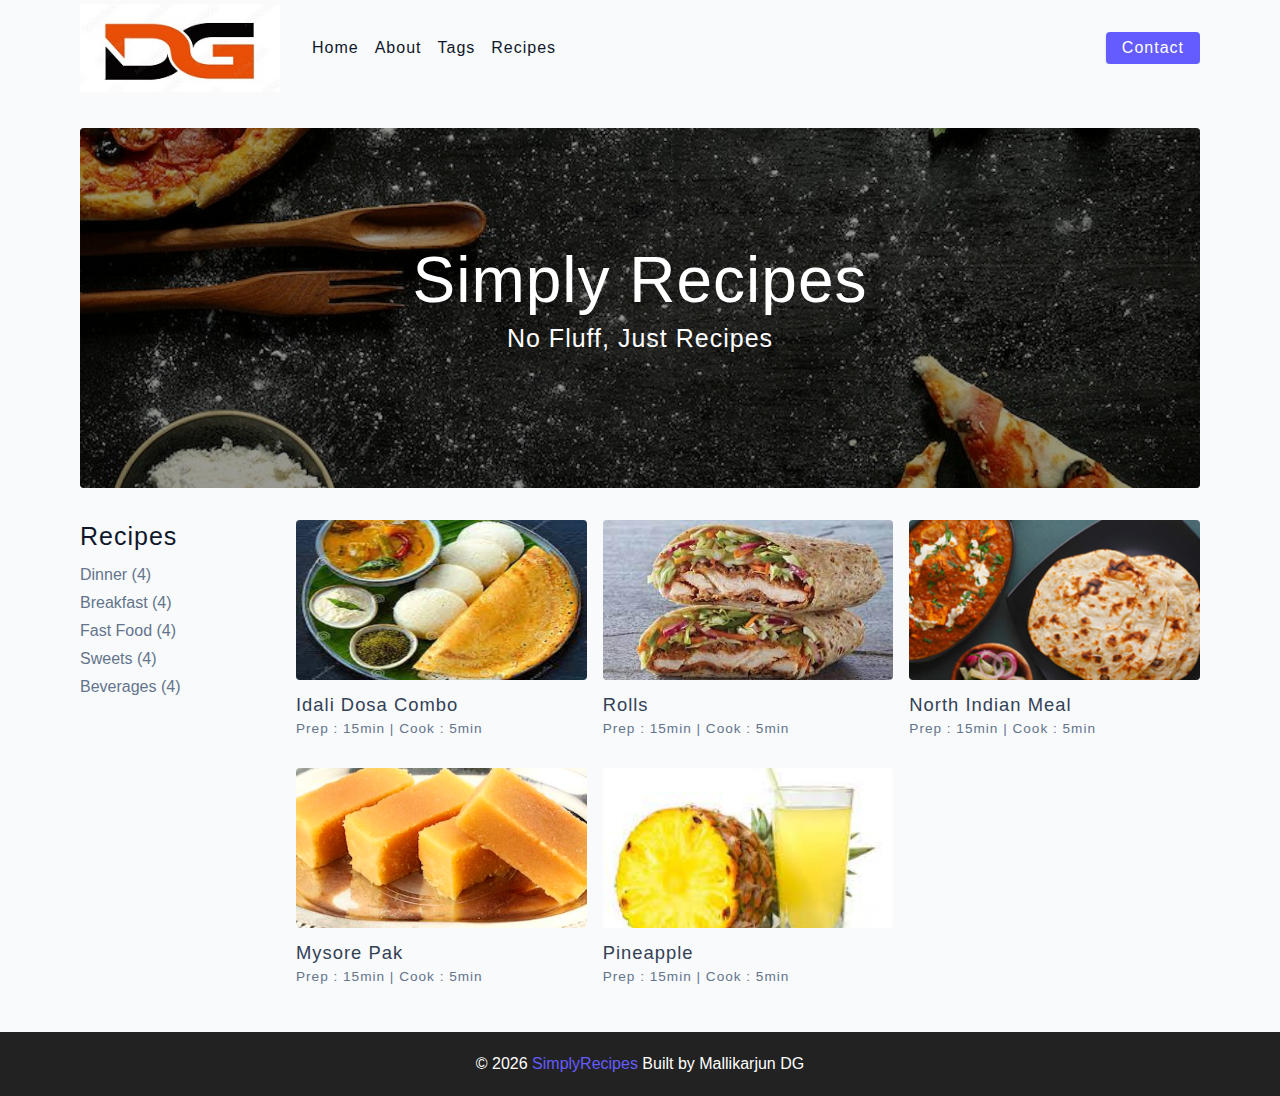
<file: index.html>
<!DOCTYPE html>
<html lang="en">
  <head>
    <meta charset="UTF-8" />
    <meta http-equiv="X-UA-Compatible" content="IE=edge" />
    <meta name="viewport" content="width=device-width, initial-scale=1.0" />
    <title>DG Recipes</title>
    <!-- favicon -->
    <link rel="shortcut icon" href="./assets/favicon.ico" type="image/x-icon" />
    <!-- normalize -->
    <link rel="stylesheet" href="./css/normalize.css" />
    <!-- font-awesome -->
    <link
      rel="stylesheet"
      href="https://cdnjs.cloudflare.com/ajax/libs/font-awesome/5.14.0/css/all.min.css"
    />
    <!-- main css -->
    <link rel="stylesheet" href="./css/main.css" />
  </head>
  <body>
    <!-- nav  -->
    <nav class="navbar">
      <div class="nav-center">
        <div class="nav-header">
          <a href="index.html" class="nav-logo">
            <img src="./assets/logo.png" alt="simply recipes" />
          </a>
          <button class="nav-btn btn">
            <i class="fas fa-align-justify"></i>
          </button>
        </div>
        <div class="nav-links">
          <a href="index.html" class="nav-link"> home </a>
          <a href="about.html" class="nav-link"> about </a>
          <a href="tags.html" class="nav-link"> tags </a>
          <a href="recipes.html" class="nav-link"> recipes </a>

          <div class="nav-link contact-link">
            <a href="contact.html" class="btn"> contact </a>
          </div>
        </div>
      </div>
    </nav>
    <!-- end of nav -->
    <!-- main -->
    <main class="page">
      <!-- header -->
      <header class="hero">
        <div class="hero-container">
          <div class="hero-text">
            <h1>simply recipes</h1>
            <h4>no fluff, just recipes</h4>
          </div>
        </div>
      </header>
      <!-- end of header -->
      <section class="recipes-container">
        <!-- tag container -->
        <div class="tags-container">
          <h4>recipes</h4>
          <div class="tags-list">
            <a href="tag-template.html">Dinner (4)</a>
            <a href="breakfast.html">Breakfast (4)</a>
            <a href="fastfood.html">fast Food (4)</a>
            <a href="sweets.html">Sweets (4)</a>
            <a href="beverages.html">Beverages (4)</a>
          </div>
        </div>
        <!-- end of tag container -->
        <!-- recipes list -->
        <div class="recipes-list">
          <!-- single recipe -->
          <a href="single-recipe.html" class="recipe">
            <img
              src="./assets/breakfast1.jpeg"
              class="img recipe-img"
              alt=""
            />
            <h5>Idali Dosa Combo</h5>
            <p>Prep : 15min | Cook : 5min</p>
          </a>
          <a href="single-recipe.html" class="recipe">
            <img
              src="./assets/fastfood4.jpeg"
              class="img recipe-img"
              alt=""
            />
            <h5>Rolls</h5>
            <p>Prep : 15min | Cook : 5min</p>
          </a>
          <a href="single-recipe.html" class="recipe">
            <img
              src="./assets/dinner1.jpeg"
              class="img recipe-img"
              alt=""
            />
            <h5>North Indian Meal</h5>
            <p>Prep : 15min | Cook : 5min</p>
          </a>
          <!-- end of single recipe -->
          <!-- single recipe -->
          <a href="single-recipe.html" class="recipe">
            <img
              src="./assets/recipes/sweets4.jpeg"
              class="img recipe-img"
              alt=""
            />
            <h5>Mysore Pak</h5>
            <p>Prep : 15min | Cook : 5min</p>
          </a>
          <a href="single-recipe.html" class="recipe">
            <img
              src="./assets/beverages4.jpeg"
              class="img recipe-img"
              alt=""
            />
            <h5>Pineapple</h5>
            <p>Prep : 15min | Cook : 5min</p>
          </a>
          <!-- end of single recipe -->
        </div>
        <!-- end of recipes list -->
      </section>
    </main>
    <!-- end of main -->
    <!-- footer -->
    <footer class="page-footer">
      <p>
        &copy; <span id="date"></span>
        <span class="footer-logo">SimplyRecipes</span> Built by
        Mallikarjun DG</a>
      </p>
    </footer>
    <script src="./js/app.js"></script>
  </body>
</html>
</file>
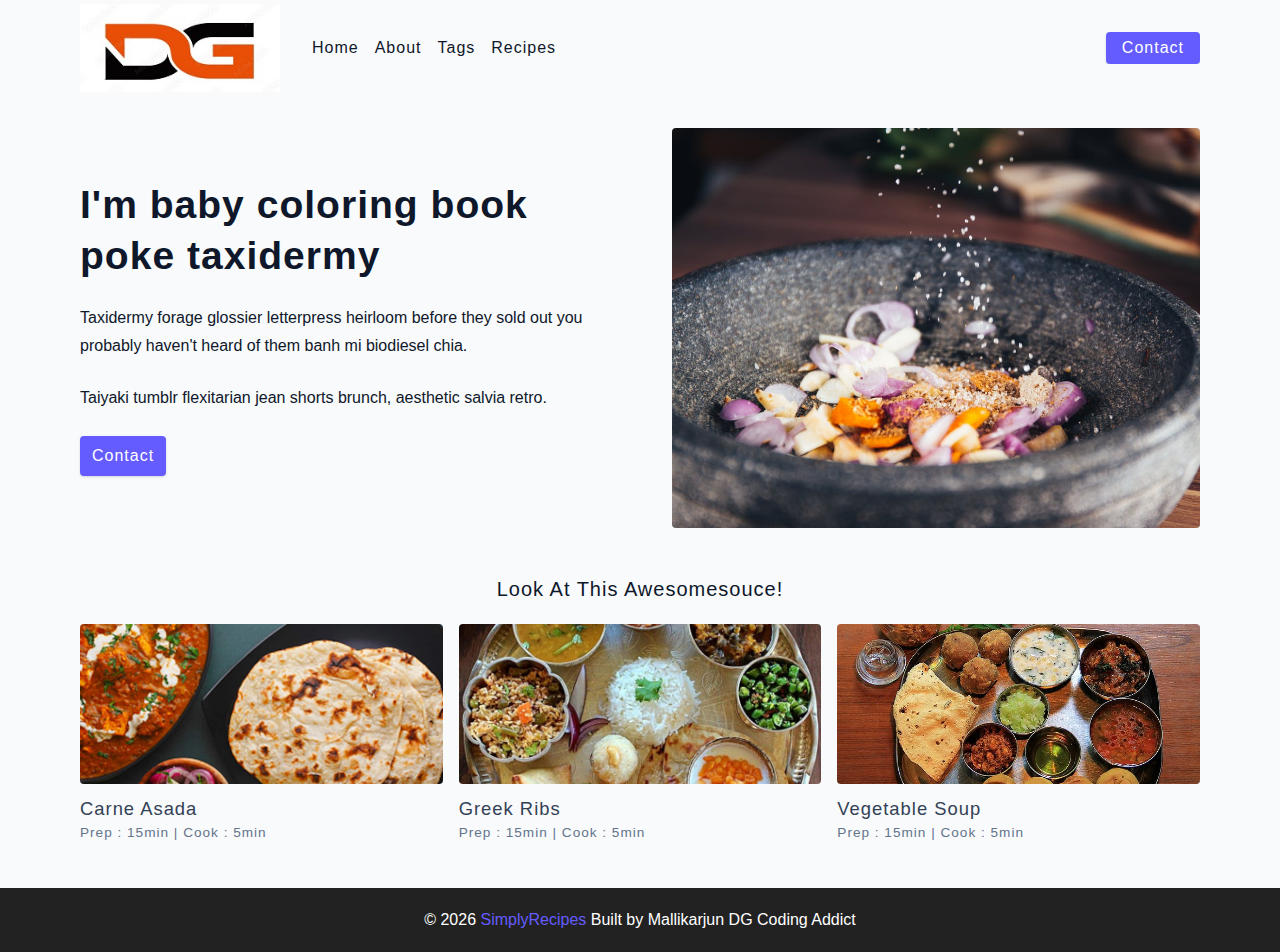
<file: about.html>
<!DOCTYPE html>
<html lang="en">
  <head>
    <meta charset="UTF-8" />
    <meta http-equiv="X-UA-Compatible" content="IE=edge" />
    <meta name="viewport" content="width=device-width, initial-scale=1.0" />
    <title>About || Final</title>
    <!-- favicon -->
    <link rel="shortcut icon" href="./assets/favicon.ico" type="image/x-icon" />
    <!-- normalize -->
    <link rel="stylesheet" href="./css/normalize.css" />
    <!-- font-awesome -->
    <link
      rel="stylesheet"
      href="https://cdnjs.cloudflare.com/ajax/libs/font-awesome/5.14.0/css/all.min.css"
    />
    <!-- main css -->
    <link rel="stylesheet" href="./css/main.css" />
  </head>
  <body>
    <!-- nav  -->
    <nav class="navbar">
      <div class="nav-center">
        <div class="nav-header">
          <a href="index.html" class="nav-logo">
            <img src="./assets/logo.png" alt="simply recipes" />
          </a>
          <button class="nav-btn btn">
            <i class="fas fa-align-justify"></i>
          </button>
        </div>
        <div class="nav-links">
          <a href="index.html" class="nav-link"> home </a>
          <a href="about.html" class="nav-link"> about </a>
          <a href="tags.html" class="nav-link"> tags </a>
          <a href="recipes.html" class="nav-link"> recipes </a>

          <div class="nav-link contact-link">
            <a href="contact.html" class="btn"> contact </a>
          </div>
        </div>
      </div>
    </nav>
    <!-- end of nav -->
    <main class="page">
      <section class="about-page">
        <article>
          <h2>I'm baby coloring book poke taxidermy</h2>
          <p>
            Taxidermy forage glossier letterpress heirloom before they sold out
            you probably haven't heard of them banh mi biodiesel chia.
          </p>
          <p>
            Taiyaki tumblr flexitarian jean shorts brunch, aesthetic salvia
            retro.
          </p>
          <a href="contact.html" class="btn"> contact </a>
        </article>
        <!-- needs fixes -->
        <img
          src="./assets/about.jpeg"
          alt="Person Pouring Salt in Bowl"
          class="img about-img"
        />
      </section>
      <section class="featured-recipes">
        <h5 class="featured-title">Look At This Awesomesouce!</h5>
        <div class="recipes-list">
          <!-- single recipe -->
          <a href="single-recipe.html" class="recipe">
            <img
              src="./assets/dinner1.jpeg"
              class="img recipe-img"
              alt=""
            />
            <h5>Carne Asada</h5>
            <p>Prep : 15min | Cook : 5min</p>
          </a>
          <!-- end of single recipe -->
          <!-- single recipe -->
          <a href="single-recipe.html" class="recipe">
            <img
              src="./assets/dinner2.jpeg"
              class="img recipe-img"
              alt=""
            />
            <h5>Greek Ribs</h5>
            <p>Prep : 15min | Cook : 5min</p>
          </a>
          <!-- end of single recipe -->
          <!-- single recipe -->
          <a href="single-recipe.html" class="recipe">
            <img
              src="./assets/dinner4.jpeg"
              class="img recipe-img"
              alt=""
            />
            <h5>Vegetable Soup</h5>
            <p>Prep : 15min | Cook : 5min</p>
          </a>
          <!-- end of single recipe -->
        </div>
      </section>
    </main>
    <!-- footer -->
    <footer class="page-footer">
      <p>
        &copy; <span id="date"></span>
        <span class="footer-logo">SimplyRecipes</span> Built by
        Mallikarjun DG Coding Addict</a>
      </p>
    </footer>
    <script src="./js/app.js"></script>
  </body>
</html>
</file>
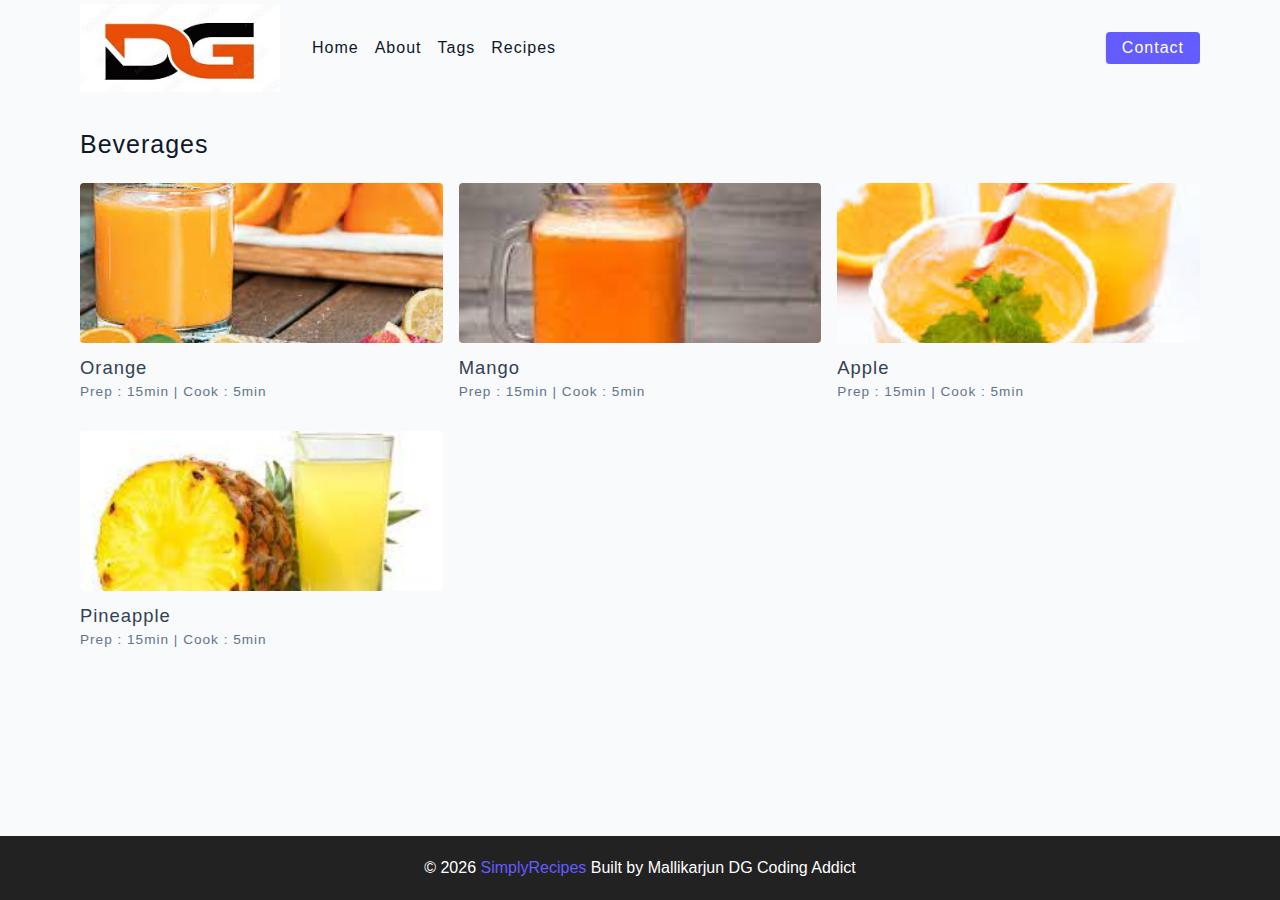
<file: beverages.html>
<!DOCTYPE html>
<html lang="en">
  <head>
    <meta charset="UTF-8" />
    <meta http-equiv="X-UA-Compatible" content="IE=edge" />
    <meta name="viewport" content="width=device-width, initial-scale=1.0" />
    <title>Recipe Template || Final</title>
    <!-- favicon -->
    <link rel="shortcut icon" href="./assets/favicon.ico" type="image/x-icon" />
    <!-- normalize -->
    <link rel="stylesheet" href="./css/normalize.css" />
    <!-- font-awesome -->
    <link
      rel="stylesheet"
      href="https://cdnjs.cloudflare.com/ajax/libs/font-awesome/5.14.0/css/all.min.css"
    />
    <!-- main css -->
    <link rel="stylesheet" href="./css/main.css" />
  </head>
  <body>
    <!-- nav  -->
    <nav class="navbar">
      <div class="nav-center">
        <div class="nav-header">
          <a href="index.html" class="nav-logo">
            <img src="./assets/logo.png" alt="simply recipes" />
          </a>
          <button class="nav-btn btn">
            <i class="fas fa-align-justify"></i>
          </button>
        </div>
        <div class="nav-links">
          <a href="index.html" class="nav-link"> home </a>
          <a href="about.html" class="nav-link"> about </a>
          <a href="tags.html" class="nav-link"> tags </a>
          <a href="recipes.html" class="nav-link"> recipes </a>

          <div class="nav-link contact-link">
            <a href="contact.html" class="btn"> contact </a>
          </div>
        </div>
      </div>
    </nav>
    <!-- end of nav -->
    <main class="page">
      <div class="featured-recipes">
        <h4>Beverages</h4>
          <!-- recipes list -->
        <div class="recipes-list">
          <!-- single recipe -->
          <a href="single-recipe.html" class="recipe">
            <img
              src="./assets/beverages1.jpeg"
              class="img recipe-img"
              alt=""
            />
            <h5>Orange</h5>
            <p>Prep : 15min | Cook : 5min</p>
          </a>
          <!-- end of single recipe -->
          <!-- single recipe -->
          <a href="single-recipe.html" class="recipe">
            <img
              src="./assets/beverages2.jpeg"
              class="img recipe-img"
              alt=""
            />
            <h5>Mango</h5>
            <p>Prep : 15min | Cook : 5min</p>
          </a>
          <!-- end of single recipe -->
          <!-- single recipe -->
          <a href="single-recipe.html" class="recipe">
            <img
              src="./assets/beverages3.jpeg"
              class="img recipe-img"
              alt=""
            />
            <h5>Apple</h5>
            <p>Prep : 15min | Cook : 5min</p>
          </a>
          <!-- end of single recipe -->
          <!-- single recipe -->
          <a href="single-recipe.html" class="recipe">
            <img
              src="./assets/beverages4.jpeg"
              class="img recipe-img"
              alt=""
            />
            <h5>Pineapple</h5>
            <p>Prep : 15min | Cook : 5min</p>
          </a>
          <!-- end of single recipe -->
        </div>
        <!-- end of recipe list -->
      </div>
          
    </main>
    <!-- footer -->
    <footer class="page-footer">
      <p>
        &copy; <span id="date"></span>
        <span class="footer-logo">SimplyRecipes</span> Built by
        Mallikarjun DG Coding Addict</a>
      </p>
    </footer>
    <script src="./js/app.js"></script>
  </body>
</html>
</file>
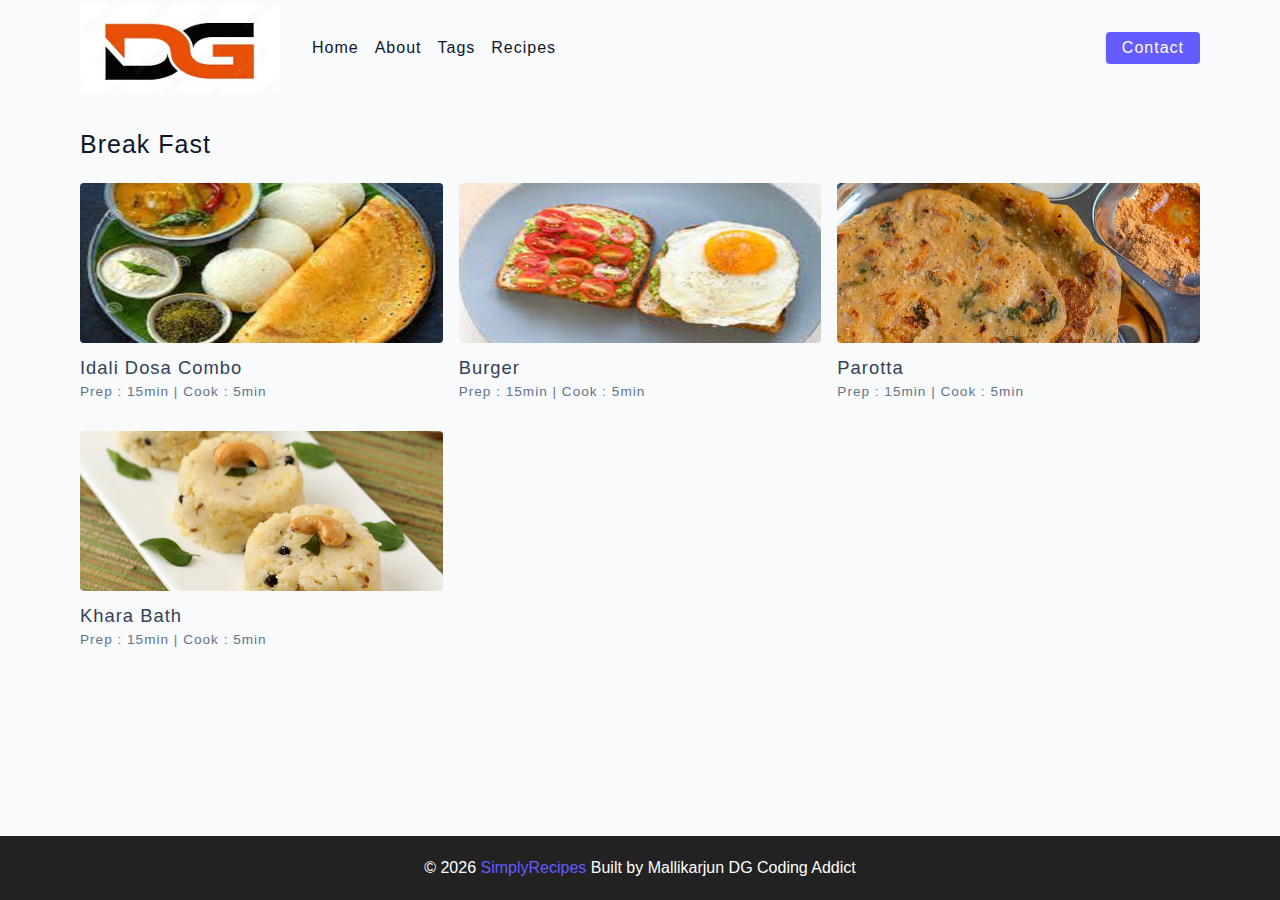
<file: breakfast.html>
<!DOCTYPE html>
<html lang="en">
  <head>
    <meta charset="UTF-8" />
    <meta http-equiv="X-UA-Compatible" content="IE=edge" />
    <meta name="viewport" content="width=device-width, initial-scale=1.0" />
    <title>Recipe Template || Final</title>
    <!-- favicon -->
    <link rel="shortcut icon" href="./assets/favicon.ico" type="image/x-icon" />
    <!-- normalize -->
    <link rel="stylesheet" href="./css/normalize.css" />
    <!-- font-awesome -->
    <link
      rel="stylesheet"
      href="https://cdnjs.cloudflare.com/ajax/libs/font-awesome/5.14.0/css/all.min.css"
    />
    <!-- main css -->
    <link rel="stylesheet" href="./css/main.css" />
  </head>
  <body>
    <!-- nav  -->
    <nav class="navbar">
      <div class="nav-center">
        <div class="nav-header">
          <a href="index.html" class="nav-logo">
            <img src="./assets/logo.png" alt="simply recipes" />
          </a>
          <button class="nav-btn btn">
            <i class="fas fa-align-justify"></i>
          </button>
        </div>
        <div class="nav-links">
          <a href="index.html" class="nav-link"> home </a>
          <a href="about.html" class="nav-link"> about </a>
          <a href="tags.html" class="nav-link"> tags </a>
          <a href="recipes.html" class="nav-link"> recipes </a>

          <div class="nav-link contact-link">
            <a href="contact.html" class="btn"> contact </a>
          </div>
        </div>
      </div>
    </nav>
    <!-- end of nav -->
    <main class="page">
      <div class="featured-recipes">
        <h4>Break Fast</h4>
          <!-- recipes list -->
        <div class="recipes-list">
          <!-- single recipe -->
          <a href="single-recipe.html" class="recipe">
            <img
              src="./assets/breakfast1.jpeg"
              class="img recipe-img"
              alt=""
            />
            <h5>Idali Dosa Combo</h5>
            <p>Prep : 15min | Cook : 5min</p>
          </a>
          <!-- end of single recipe -->
          <!-- single recipe -->
          <a href="single-recipe.html" class="recipe">
            <img
              src="./assets/breakfast2.jpeg"
              class="img recipe-img"
              alt=""
            />
            <h5>Burger</h5>
            <p>Prep : 15min | Cook : 5min</p>
          </a>
          <!-- end of single recipe -->
          <!-- single recipe -->
          <a href="single-recipe.html" class="recipe">
            <img
              src="./assets/breakfast3.jpeg"
              class="img recipe-img"
              alt=""
            />
            <h5>Parotta</h5>
            <p>Prep : 15min | Cook : 5min</p>
          </a>
          <!-- end of single recipe -->
          <!-- single recipe -->
          <a href="single-recipe.html" class="recipe">
            <img
              src="./assets/breakfast4.jpeg"
              class="img recipe-img"
              alt=""
            />
            <h5>Khara Bath</h5>
            <p>Prep : 15min | Cook : 5min</p>
          </a>
          <!-- end of single recipe -->
        </div>
        <!-- end of recipe list -->
      </div>
          
    </main>
    <!-- footer -->
    <footer class="page-footer">
      <p>
        &copy; <span id="date"></span>
        <span class="footer-logo">SimplyRecipes</span> Built by
        Mallikarjun DG Coding Addict</a>
      </p>
    </footer>
    <script src="./js/app.js"></script>
  </body>
</html>
</file>
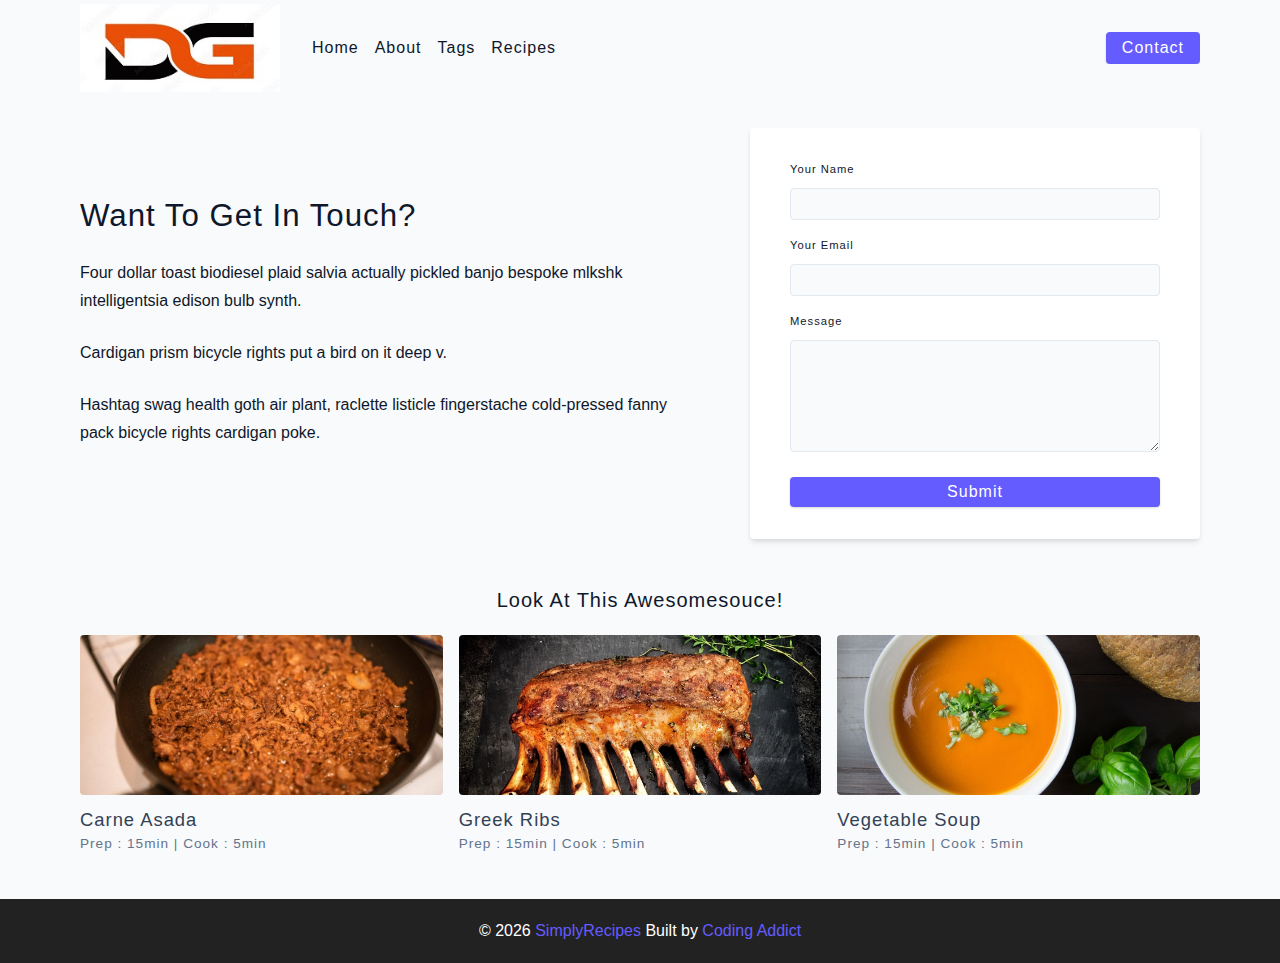
<file: contact.html>
<!DOCTYPE html>
<html lang="en">
  <head>
    <meta charset="UTF-8" />
    <meta http-equiv="X-UA-Compatible" content="IE=edge" />
    <meta name="viewport" content="width=device-width, initial-scale=1.0" />
    <title>Contact || Final</title>
    <!-- favicon -->
    <link rel="shortcut icon" href="./assets/favicon.ico" type="image/x-icon" />
    <!-- normalize -->
    <link rel="stylesheet" href="./css/normalize.css" />
    <!-- font-awesome -->
    <link
      rel="stylesheet"
      href="https://cdnjs.cloudflare.com/ajax/libs/font-awesome/5.14.0/css/all.min.css"
    />
    <!-- main css -->
    <link rel="stylesheet" href="./css/main.css" />
  </head>
  <body>
    <!-- nav  -->
    <nav class="navbar">
      <div class="nav-center">
        <div class="nav-header">
          <a href="index.html" class="nav-logo">
            <img src="./assets/logo.png" alt="simply recipes" />
          </a>
          <button class="nav-btn btn">
            <i class="fas fa-align-justify"></i>
          </button>
        </div>
        <div class="nav-links">
          <a href="index.html" class="nav-link"> home </a>
          <a href="about.html" class="nav-link"> about </a>
          <a href="tags.html" class="nav-link"> tags </a>
          <a href="recipes.html" class="nav-link"> recipes </a>

          <div class="nav-link contact-link">
            <a href="contact.html" class="btn"> contact </a>
          </div>
        </div>
      </div>
    </nav>
    <!-- end of nav -->
    <main class="page">
     <section class="contact-container">
          <article class="contact-info">
            <h3>Want To Get In Touch?</h3>
            <p>
              Four dollar toast biodiesel plaid salvia actually pickled banjo
              bespoke mlkshk intelligentsia edison bulb synth.
            </p>
            <p>Cardigan prism bicycle rights put a bird on it deep v.</p>
            <p>
              Hashtag swag health goth air plant, raclette listicle fingerstache
              cold-pressed fanny pack bicycle rights cardigan poke.
            </p>
          </article>
          <article>
            <form class="form contact-form">
              <div class="form-row">
                <label html="name" class="form-label">your name</label>
                <input type="text" name="name" id="name" class="form-input" />
              </div>
              <div class="form-row">
                <label html="email" class="form-label">your email</label>
                <input type="text" name="email" id="email" class="form-input" />
              </div>
              <div class="form-row">
                <label html="message" class="form-label">message</label>
                <textarea name="message" id="message" class="form-textarea"></textarea>
              </div>
              <button type="submit" class="btn btn-block">
                submit
              </button>
            </form>
          </article>
        </section>
     <!-- featured recipes -->
       <section class="featured-recipes">
        <h5 class="featured-title">Look At This Awesomesouce!</h5>
        <div class="recipes-list">
          <!-- single recipe -->
          <a href="single-recipe.html" class="recipe">
            <img
              src="./assets/recipes/recipe-1.jpeg"
              class="img recipe-img"
              alt=""
            />
            <h5>Carne Asada</h5>
            <p>Prep : 15min | Cook : 5min</p>
          </a>
          <!-- end of single recipe -->
          <!-- single recipe -->
          <a href="single-recipe.html" class="recipe">
            <img
              src="./assets/recipes/recipe-2.jpeg"
              class="img recipe-img"
              alt=""
            />
            <h5>Greek Ribs</h5>
            <p>Prep : 15min | Cook : 5min</p>
          </a>
          <!-- end of single recipe -->
          <!-- single recipe -->
          <a href="single-recipe.html" class="recipe">
            <img
              src="./assets/recipes/recipe-3.jpeg"
              class="img recipe-img"
              alt=""
            />
            <h5>Vegetable Soup</h5>
            <p>Prep : 15min | Cook : 5min</p>
          </a>
          <!-- end of single recipe -->
        </div>
      </section>
    </main>
    <!-- footer -->
    <footer class="page-footer">
      <p>
        &copy; <span id="date"></span>
        <span class="footer-logo">SimplyRecipes</span> Built by
        <a href="https://www.johnsmilga.com/">Coding Addict</a>
      </p>
    </footer>
    <script src="./js/app.js"></script>
  </body>
</html>
</file>
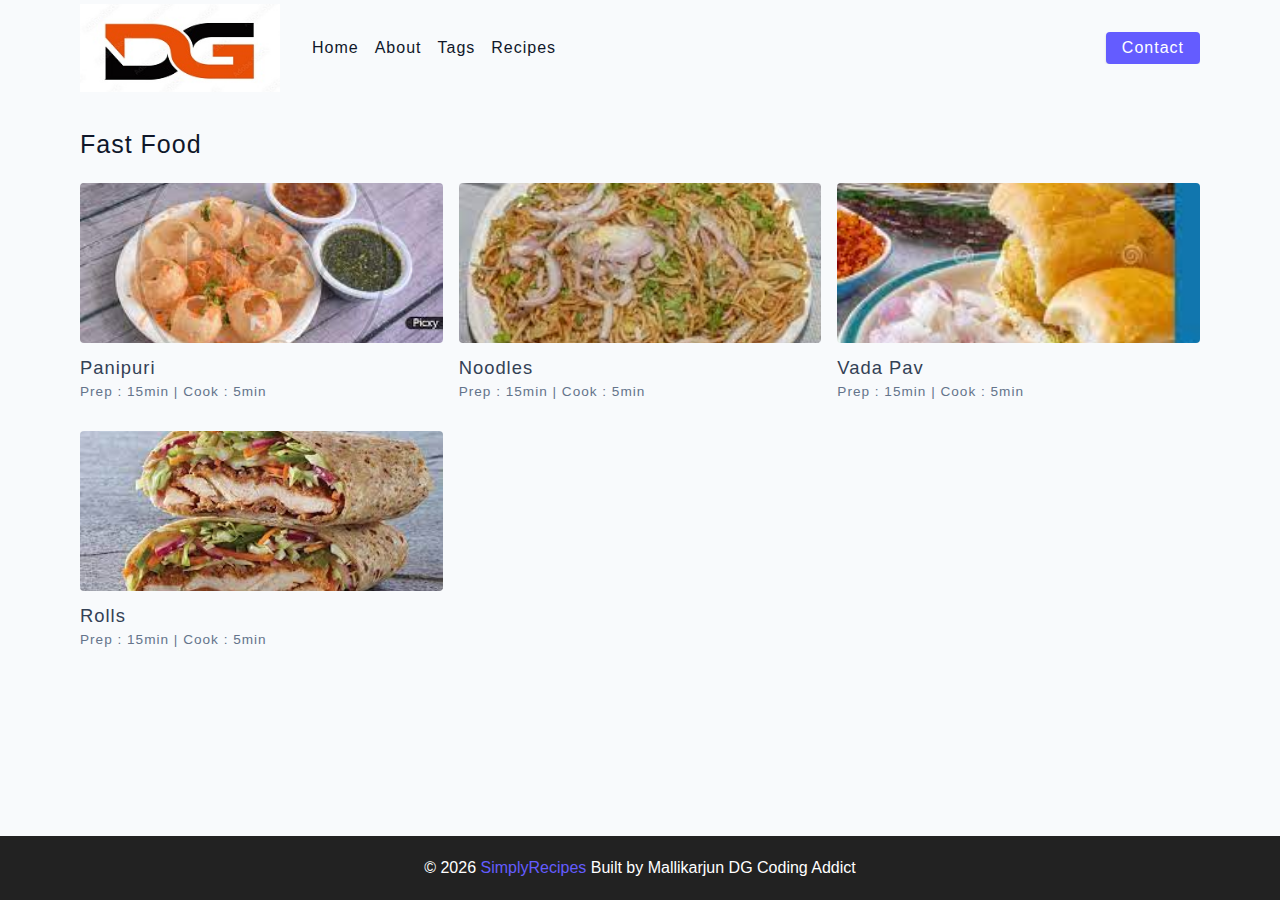
<file: fastfood.html>
<!DOCTYPE html>
<html lang="en">
  <head>
    <meta charset="UTF-8" />
    <meta http-equiv="X-UA-Compatible" content="IE=edge" />
    <meta name="viewport" content="width=device-width, initial-scale=1.0" />
    <title>Recipe Template || Final</title>
    <!-- favicon -->
    <link rel="shortcut icon" href="./assets/favicon.ico" type="image/x-icon" />
    <!-- normalize -->
    <link rel="stylesheet" href="./css/normalize.css" />
    <!-- font-awesome -->
    <link
      rel="stylesheet"
      href="https://cdnjs.cloudflare.com/ajax/libs/font-awesome/5.14.0/css/all.min.css"
    />
    <!-- main css -->
    <link rel="stylesheet" href="./css/main.css" />
  </head>
  <body>
    <!-- nav  -->
    <nav class="navbar">
      <div class="nav-center">
        <div class="nav-header">
          <a href="index.html" class="nav-logo">
            <img src="./assets/logo.png" alt="simply recipes" />
          </a>
          <button class="nav-btn btn">
            <i class="fas fa-align-justify"></i>
          </button>
        </div>
        <div class="nav-links">
          <a href="index.html" class="nav-link"> home </a>
          <a href="about.html" class="nav-link"> about </a>
          <a href="tags.html" class="nav-link"> tags </a>
          <a href="recipes.html" class="nav-link"> recipes </a>

          <div class="nav-link contact-link">
            <a href="contact.html" class="btn"> contact </a>
          </div>
        </div>
      </div>
    </nav>
    <!-- end of nav -->
    <main class="page">
      <div class="featured-recipes">
        <h4>Fast Food</h4>
          <!-- recipes list -->
        <div class="recipes-list">
          <!-- single recipe -->
          <a href="single-recipe.html" class="recipe">
            <img
              src="./assets/fastfood1.jpeg"
              class="img recipe-img"
              alt=""
            />
            <h5>Panipuri</h5>
            <p>Prep : 15min | Cook : 5min</p>
          </a>
          <!-- end of single recipe -->
          <!-- single recipe -->
          <a href="single-recipe.html" class="recipe">
            <img
              src="./assets/fastfood2.jpeg"
              class="img recipe-img"
              alt=""
            />
            <h5>Noodles</h5>
            <p>Prep : 15min | Cook : 5min</p>
          </a>
          <!-- end of single recipe -->
          <!-- single recipe -->
          <a href="single-recipe.html" class="recipe">
            <img
              src="./assets/fastfood3.jpeg"
              class="img recipe-img"
              alt=""
            />
            <h5>Vada Pav</h5>
            <p>Prep : 15min | Cook : 5min</p>
          </a>
          <!-- end of single recipe -->
          <!-- single recipe -->
          <a href="single-recipe.html" class="recipe">
            <img
              src="./assets/fastfood4.jpeg"
              class="img recipe-img"
              alt=""
            />
            <h5>Rolls</h5>
            <p>Prep : 15min | Cook : 5min</p>
          </a>
          <!-- end of single recipe -->
        </div>
        <!-- end of recipe list -->
      </div>
          
    </main>
    <!-- footer -->
    <footer class="page-footer">
      <p>
        &copy; <span id="date"></span>
        <span class="footer-logo">SimplyRecipes</span> Built by
        Mallikarjun DG Coding Addict</a>
      </p>
    </footer>
    <script src="./js/app.js"></script>
  </body>
</html>
</file>
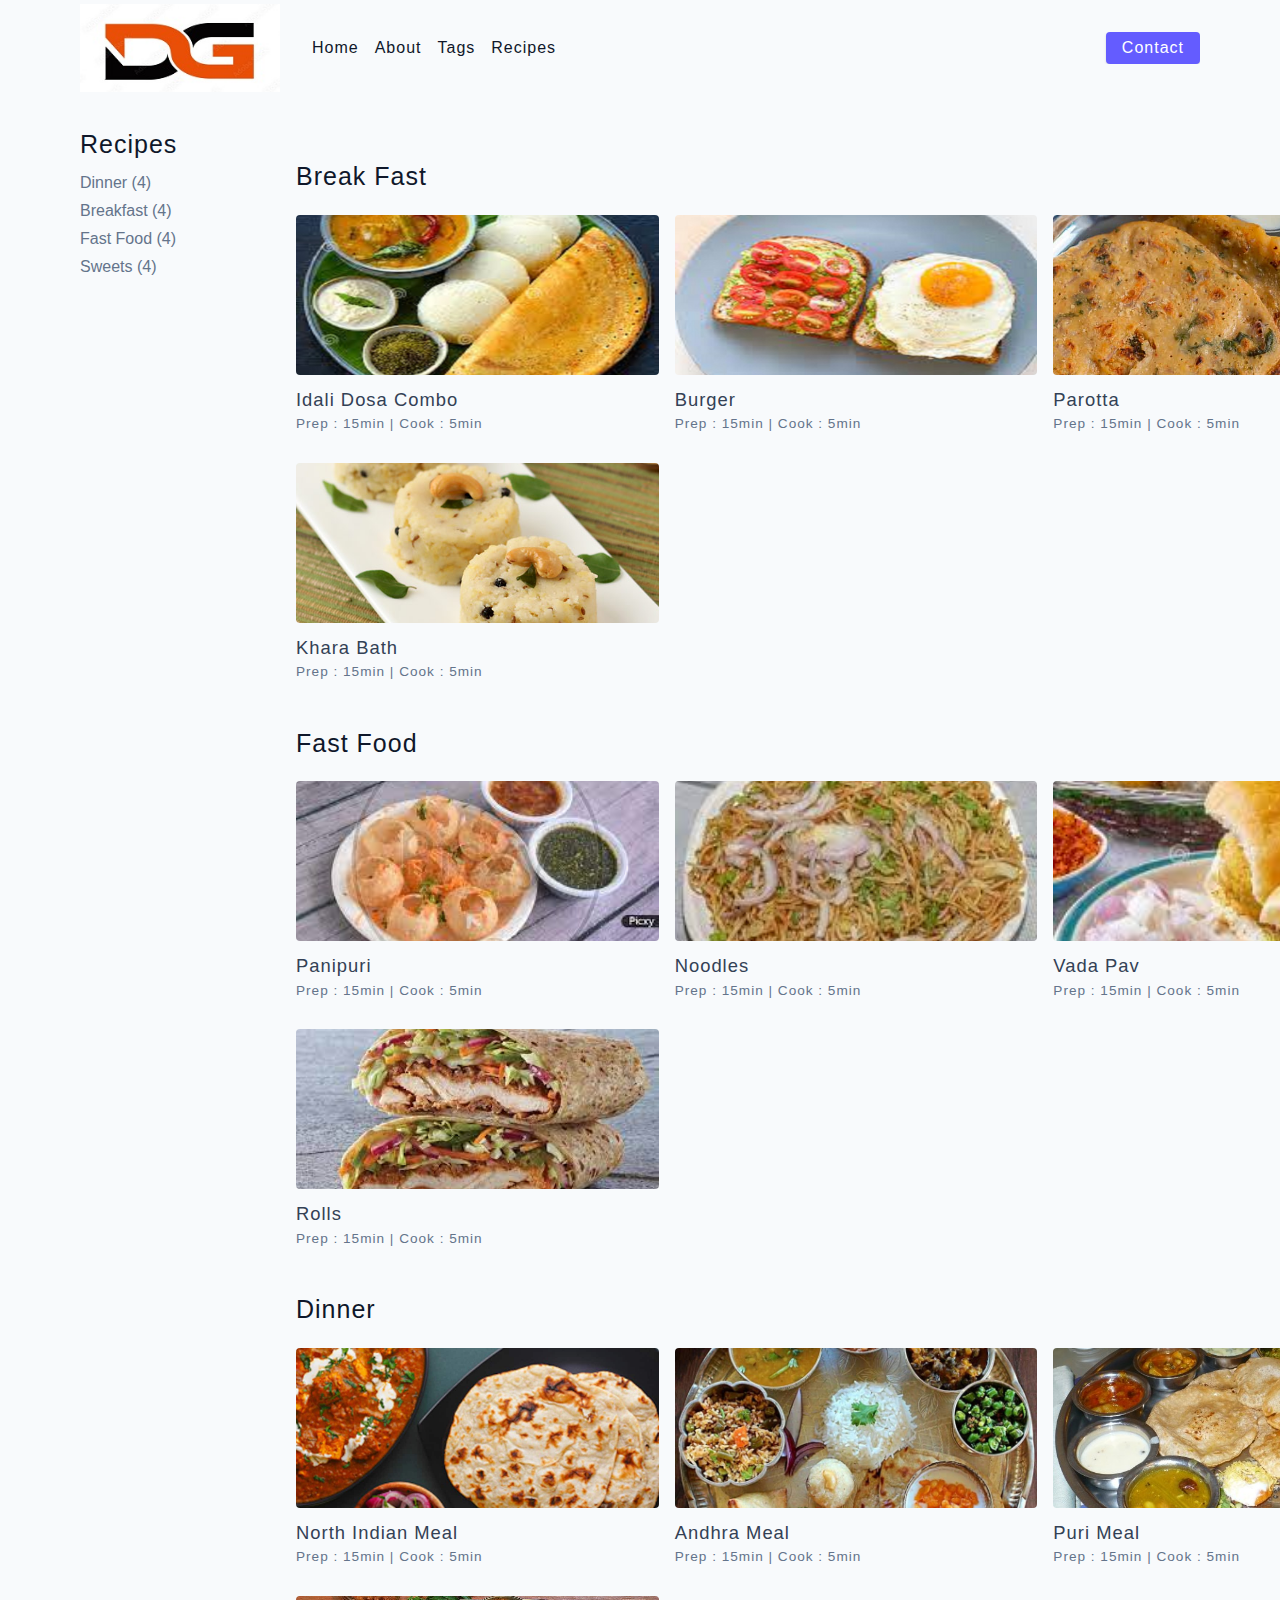
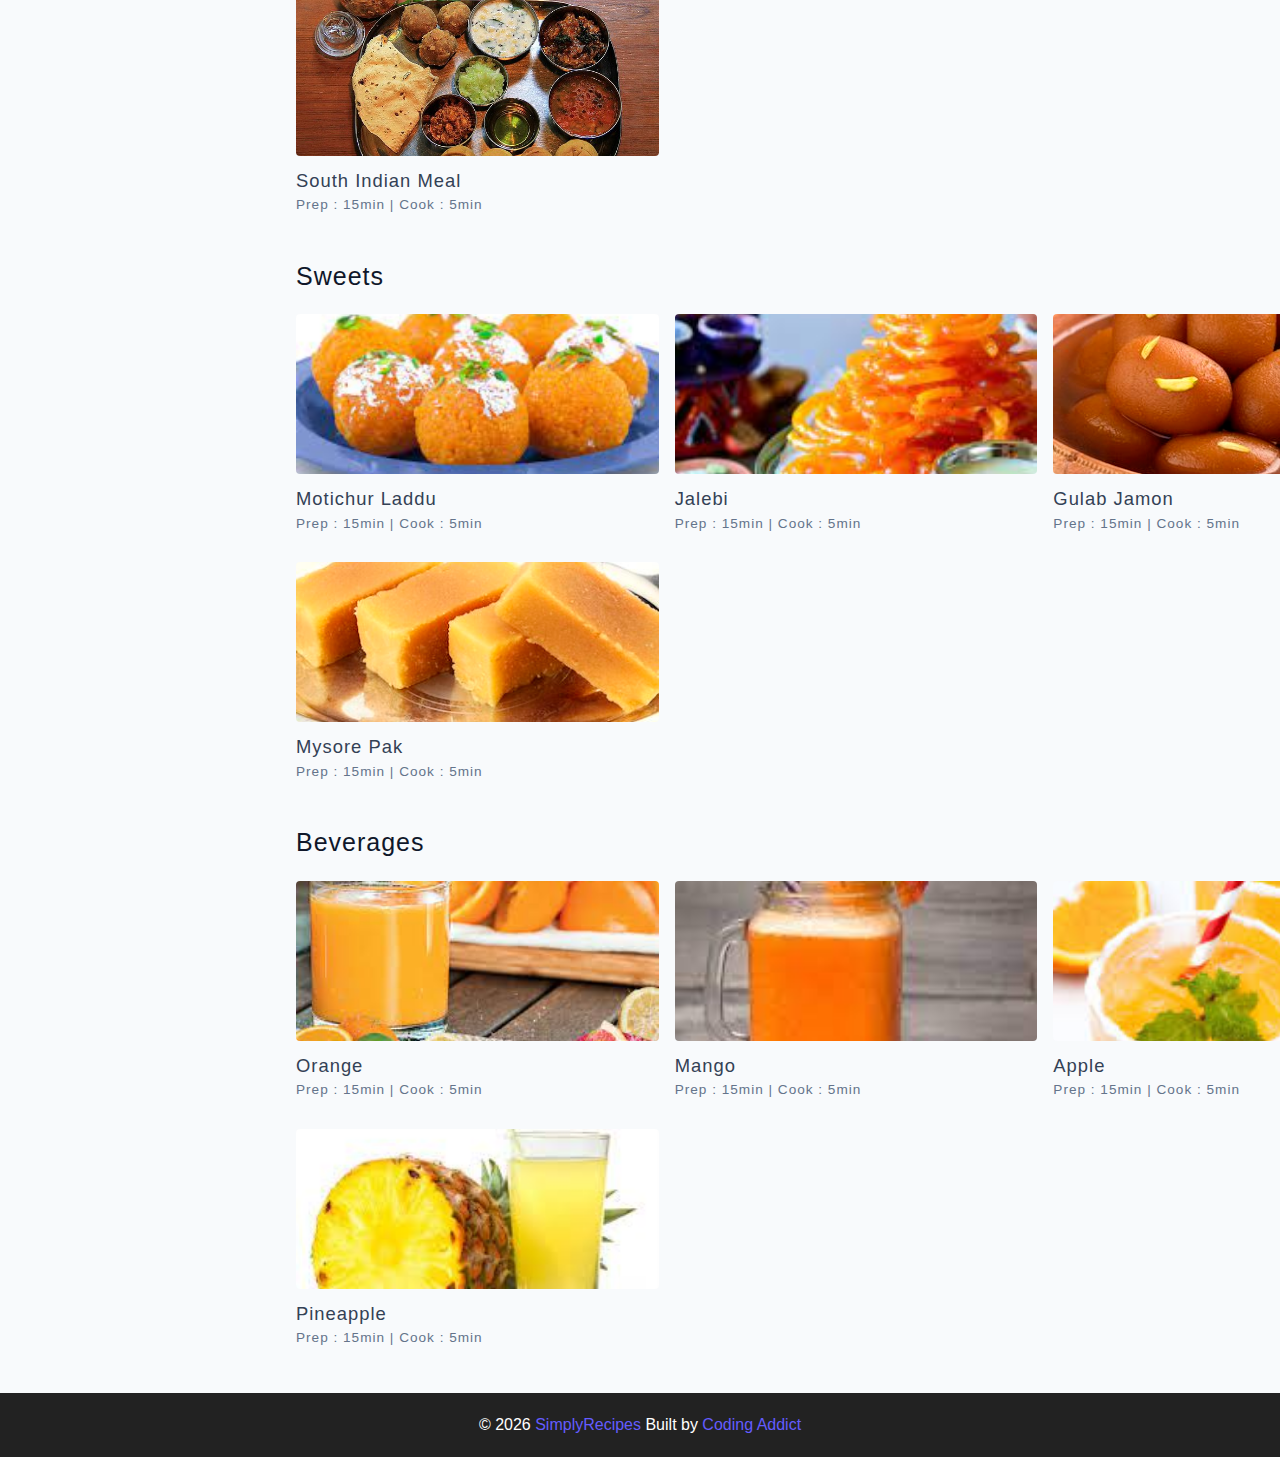
<file: recipes.html>
<!DOCTYPE html>
<html lang="en">
  <head>
    <meta charset="UTF-8" />
    <meta http-equiv="X-UA-Compatible" content="IE=edge" />
    <meta name="viewport" content="width=device-width, initial-scale=1.0" />
    <title>Recipes || Final</title>
    <!-- favicon -->
    <link rel="shortcut icon" href="./assets/favicon.ico" type="image/x-icon" />
    <!-- normalize -->
    <link rel="stylesheet" href="./css/normalize.css" />
    <!-- font-awesome -->
    <link
      rel="stylesheet"
      href="https://cdnjs.cloudflare.com/ajax/libs/font-awesome/5.14.0/css/all.min.css"
    />
    <!-- main css -->
    <link rel="stylesheet" href="./css/main.css" />
  </head>
  <body>
    <!-- nav  -->
    <nav class="navbar">
      <div class="nav-center">
        <div class="nav-header">
          <a href="index.html" class="nav-logo">
            <img src="./assets/logo.png" alt="simply recipes" />
          </a>
          <button class="nav-btn btn">
            <i class="fas fa-align-justify"></i>
          </button>
        </div>
        <div class="nav-links">
          <a href="index.html" class="nav-link"> home </a>
          <a href="about.html" class="nav-link"> about </a>
          <a href="tags.html" class="nav-link"> tags </a>
          <a href="recipes.html" class="nav-link"> recipes </a>

          <div class="nav-link contact-link">
            <a href="contact.html" class="btn"> contact </a>
          </div>
        </div>
      </div>
    </nav>
    <!-- end of nav -->
    <!-- main -->
    <main class="page">
      <section class="recipes-container">
        <!-- tag container -->
        <div class="tags-container">
          <h4>recipes</h4>
          <div class="tags-list">
            <a href="tag-template.html">Dinner (4)</a>
            <a href="tag-template.html">Breakfast (4)</a>
            <a href="tag-template.html">Fast Food (4)</a>
            <a href="tag-template.html">Sweets (4)</a>
          </div>
        </div>
        <!-- end of tag container -->
        <!-- recipes list -->
        <main class="page">
          <div class="featured-recipes">
            <h4>Break Fast</h4>
              <!-- recipes list -->
            <div class="recipes-list">
              <!-- single recipe -->
              <a href="single-recipe.html" class="recipe">
                <img
                  src="./assets/breakfast1.jpeg"
                  class="img recipe-img"
                  alt=""
                />
                <h5>Idali Dosa Combo</h5>
                <p>Prep : 15min | Cook : 5min</p>
              </a>
              <!-- end of single recipe -->
              <!-- single recipe -->
              <a href="single-recipe.html" class="recipe">
                <img
                  src="./assets/breakfast2.jpeg"
                  class="img recipe-img"
                  alt=""
                />
                <h5>Burger</h5>
                <p>Prep : 15min | Cook : 5min</p>
              </a>
              <!-- end of single recipe -->
              <!-- single recipe -->
              <a href="single-recipe.html" class="recipe">
                <img
                  src="./assets/breakfast3.jpeg"
                  class="img recipe-img"
                  alt=""
                />
                <h5>Parotta</h5>
                <p>Prep : 15min | Cook : 5min</p>
              </a>
              <!-- end of single recipe -->
              <!-- single recipe -->
              <a href="single-recipe.html" class="recipe">
                <img
                  src="./assets/breakfast4.jpeg"
                  class="img recipe-img"
                  alt=""
                />
                <h5>Khara Bath</h5>
                <p>Prep : 15min | Cook : 5min</p>
              </a>
            </div>
          </div>
          <div class="featured-recipes">
            <h4>Fast Food</h4>
              <!-- recipes list -->
            <div class="recipes-list">
              <!-- single recipe -->
              <a href="single-recipe.html" class="recipe">
                <img
                  src="./assets/fastfood1.jpeg"
                  class="img recipe-img"
                  alt=""
                />
                <h5>Panipuri</h5>
                <p>Prep : 15min | Cook : 5min</p>
              </a>
              <!-- end of single recipe -->
              <!-- single recipe -->
              <a href="single-recipe.html" class="recipe">
                <img
                  src="./assets/fastfood2.jpeg"
                  class="img recipe-img"
                  alt=""
                />
                <h5>Noodles</h5>
                <p>Prep : 15min | Cook : 5min</p>
              </a>
              <!-- end of single recipe -->
              <!-- single recipe -->
              <a href="single-recipe.html" class="recipe">
                <img
                  src="./assets/fastfood3.jpeg"
                  class="img recipe-img"
                  alt=""
                />
                <h5>Vada Pav</h5>
                <p>Prep : 15min | Cook : 5min</p>
              </a>
              <!-- end of single recipe -->
              <!-- single recipe -->
              <a href="single-recipe.html" class="recipe">
                <img
                  src="./assets/fastfood4.jpeg"
                  class="img recipe-img"
                  alt=""
                />
                <h5>Rolls</h5>
                <p>Prep : 15min | Cook : 5min</p>
              </a>
              <!-- end of single recipe -->
            </div>
            <!-- end of recipe list -->
          </div>
          <div class="featured-recipes">
            <h4>Dinner</h4>
              <!-- recipes list -->
            <div class="recipes-list">
              <!-- single recipe -->
              <a href="single-recipe.html" class="recipe">
                <img
                  src="./assets/dinner1.jpeg"
                  class="img recipe-img"
                  alt=""
                />
                <h5>North Indian Meal</h5>
                <p>Prep : 15min | Cook : 5min</p>
              </a>
              <!-- end of single recipe -->
              <!-- single recipe -->
              <a href="single-recipe.html" class="recipe">
                <img
                  src="./assets/dinner2.jpeg"
                  class="img recipe-img"
                  alt=""
                />
                <h5>Andhra Meal</h5>
                <p>Prep : 15min | Cook : 5min</p>
              </a>
              <!-- end of single recipe -->
              <!-- single recipe -->
              <a href="single-recipe.html" class="recipe">
                <img
                  src="./assets/dinner3.jpeg"
                  class="img recipe-img"
                  alt=""
                />
                <h5>Puri Meal</h5>
                <p>Prep : 15min | Cook : 5min</p>
              </a>
              <!-- end of single recipe -->
              <!-- single recipe -->
              <a href="single-recipe.html" class="recipe">
                <img
                  src="./assets/dinner4.jpeg"
                  class="img recipe-img"
                  alt=""
                />
                <h5>South Indian Meal</h5>
                <p>Prep : 15min | Cook : 5min</p>
              </a>
              <!-- end of single recipe -->
            </div>
            <!-- end of recipe list -->
          </div>
          <div class="featured-recipes">
            <h4>Sweets</h4>
              <!-- recipes list -->
            <div class="recipes-list">
              <!-- single recipe -->
              <a href="single-recipe.html" class="recipe">
                <img
                  src="./assets/sweets1.jpeg"
                  class="img recipe-img"
                  alt=""
                />
                <h5>Motichur Laddu</h5>
                <p>Prep : 15min | Cook : 5min</p>
              </a>
              <!-- end of single recipe -->
              <!-- single recipe -->
              <a href="single-recipe.html" class="recipe">
                <img
                  src="./assets/sweets2.jpeg"
                  class="img recipe-img"
                  alt=""
                />
                <h5>Jalebi</h5>
                <p>Prep : 15min | Cook : 5min</p>
              </a>
              <!-- end of single recipe -->
              <!-- single recipe -->
              <a href="single-recipe.html" class="recipe">
                <img
                  src="./assets/sweets3.jpeg"
                  class="img recipe-img"
                  alt=""
                />
                <h5>Gulab Jamon</h5>
                <p>Prep : 15min | Cook : 5min</p>
              </a>
              <!-- end of single recipe -->
              <!-- single recipe -->
              <a href="single-recipe.html" class="recipe">
                <img
                  src="./assets/sweets4.jpeg"
                  class="img recipe-img"
                  alt=""
                />
                <h5>Mysore Pak</h5>
                <p>Prep : 15min | Cook : 5min</p>
              </a>
              <!-- end of single recipe -->
            </div>
            <!-- end of recipe list -->
          </div>
          <div class="featured-recipes">
            <h4>Beverages</h4>
              <!-- recipes list -->
            <div class="recipes-list">
              <!-- single recipe -->
              <a href="single-recipe.html" class="recipe">
                <img
                  src="./assets/beverages1.jpeg"
                  class="img recipe-img"
                  alt=""
                />
                <h5>Orange</h5>
                <p>Prep : 15min | Cook : 5min</p>
              </a>
              <!-- end of single recipe -->
              <!-- single recipe -->
              <a href="single-recipe.html" class="recipe">
                <img
                  src="./assets/beverages2.jpeg"
                  class="img recipe-img"
                  alt=""
                />
                <h5>Mango</h5>
                <p>Prep : 15min | Cook : 5min</p>
              </a>
              <!-- end of single recipe -->
              <!-- single recipe -->
              <a href="single-recipe.html" class="recipe">
                <img
                  src="./assets/beverages3.jpeg"
                  class="img recipe-img"
                  alt=""
                />
                <h5>Apple</h5>
                <p>Prep : 15min | Cook : 5min</p>
              </a>
              <!-- end of single recipe -->
              <!-- single recipe -->
              <a href="single-recipe.html" class="recipe">
                <img
                  src="./assets/beverages4.jpeg"
                  class="img recipe-img"
                  alt=""
                />
                <h5>Pineapple</h5>
                <p>Prep : 15min | Cook : 5min</p>
              </a>
              <!-- end of single recipe -->
            </div>
            <!-- end of recipe list -->
          </div>
          <!-- end of single recipe -->
      </section>
    </main>
    <!-- end of main -->
    <!-- footer -->
    <footer class="page-footer">
      <p>
        &copy; <span id="date"></span>
        <span class="footer-logo">SimplyRecipes</span> Built by
        <a href="https://www.johnsmilga.com/">Coding Addict</a>
      </p>
    </footer>
    <script src="./js/app.js"></script>
  </body>
</html>
</file>
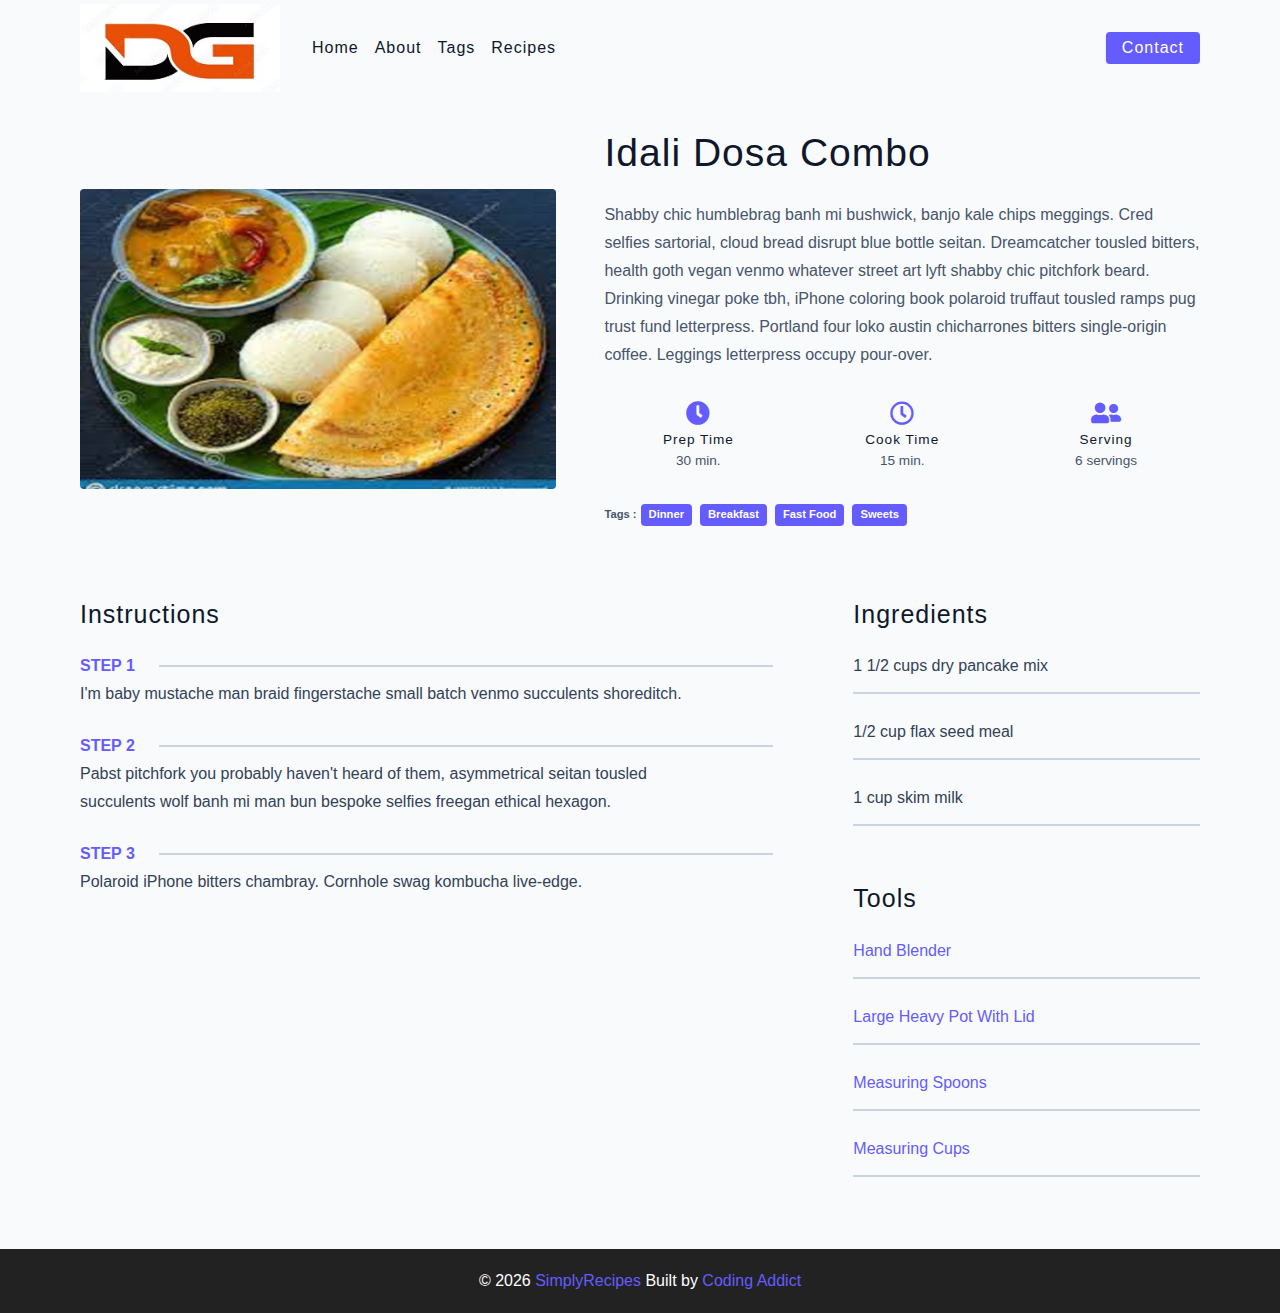
<file: single-recipe.html>
<!DOCTYPE html>
<html lang="en">
  <head>
    <meta charset="UTF-8" />
    <meta http-equiv="X-UA-Compatible" content="IE=edge" />
    <meta name="viewport" content="width=device-width, initial-scale=1.0" />
    <title>Single Recipe || Final</title>
    <!-- favicon -->
    <link rel="shortcut icon" href="./assets/favicon.ico" type="image/x-icon" />
    <!-- normalize -->
    <link rel="stylesheet" href="./css/normalize.css" />
    <!-- font-awesome -->
    <link
      rel="stylesheet"
      href="https://cdnjs.cloudflare.com/ajax/libs/font-awesome/5.14.0/css/all.min.css"
    />
    <!-- main css -->
    <link rel="stylesheet" href="./css/main.css" />
  </head>
  <body>
    <!-- nav  -->
    <nav class="navbar">
      <div class="nav-center">
        <div class="nav-header">
          <a href="index.html" class="nav-logo">
            <img src="./assets/logo.png" alt="simply recipes" />
          </a>
          <button class="nav-btn btn">
            <i class="fas fa-align-justify"></i>
          </button>
        </div>
        <div class="nav-links">
          <a href="index.html" class="nav-link"> home </a>
          <a href="about.html" class="nav-link"> about </a>
          <a href="tags.html" class="nav-link"> tags </a>
          <a href="recipes.html" class="nav-link"> recipes </a>

          <div class="nav-link contact-link">
            <a href="contact.html" class="btn"> contact </a>
          </div>
        </div>
      </div>
    </nav>
    <!-- end of nav -->
    <main class="page">
      <div class="recipe-page">
        <section class="recipe-hero">
          <img
            src="./assets/breakfast1.jpeg"
            class="img recipe-hero-img"
          />
          <article class="recipe-info">
            <h2>Idali Dosa Combo</h2>
            <p>
              Shabby chic humblebrag banh mi bushwick, banjo kale chips
              meggings. Cred selfies sartorial, cloud bread disrupt blue bottle
              seitan. Dreamcatcher tousled bitters, health goth vegan venmo
              whatever street art lyft shabby chic pitchfork beard. Drinking
              vinegar poke tbh, iPhone coloring book polaroid truffaut tousled
              ramps pug trust fund letterpress. Portland four loko austin
              chicharrones bitters single-origin coffee. Leggings letterpress
              occupy pour-over.
            </p>
            <div class="recipe-icons">
              <article>
                <i class="fas fa-clock"></i>
                <h5>prep time</h5>
                <p>30 min.</p>
              </article>
              <article>
                <i class="far fa-clock"></i>
                <h5>cook time</h5>
                <p>15 min.</p>
              </article>
              <article>
                <i class="fas fa-user-friends"></i>
                <h5>serving</h5>
                <p>6 servings</p>
              </article>
            </div>
            <p class="recipe-tags">
              Tags : <a href="tag-template.html">Dinner</a>
              <a href="breakfast.html">breakfast</a>
              <a href="fastfood.html">Fast Food</a>
              <a href="sweets.html">Sweets</a>
            </p>
          </article>
        </section>
        <!-- content -->
        <section class="recipe-content">
          <article>
            <h4>instructions</h4>
            <!-- single instruction -->
            <div class="single-instruction">
              <header>
                <p>step 1</p>
                <div></div>
              </header>
              <p>
                I'm baby mustache man braid fingerstache small batch venmo
                succulents shoreditch.
              </p>
            </div>
            <!-- end of single instruction -->
            <!-- single instruction -->
            <div class="single-instruction">
              <header>
                <p>step 2</p>
                <div></div>
              </header>
              <p>
                Pabst pitchfork you probably haven't heard of them, asymmetrical
                seitan tousled succulents wolf banh mi man bun bespoke selfies
                freegan ethical hexagon.
              </p>
            </div>
            <!-- end of single instruction -->
            <!-- single instruction -->
            <div class="single-instruction">
              <header>
                <p>step 3</p>
                <div></div>
              </header>
              <p>
                Polaroid iPhone bitters chambray. Cornhole swag kombucha
                live-edge.
              </p>
            </div>
            <!-- end of single instruction -->
          </article>
          <article class="second-column">
            <div>
              <h4>ingredients</h4>
              <p class="single-ingredient">1 1/2 cups dry pancake mix</p>
              <p class="single-ingredient">1/2 cup flax seed meal</p>
              <p class="single-ingredient">1 cup skim milk</p>
            </div>
            <div>
              <h4>tools</h4>
              <p class="single-tool">Hand Blender</p>
              <p class="single-tool">Large Heavy Pot With Lid</p>
              <p class="single-tool">Measuring Spoons</p>
              <p class="single-tool">Measuring Cups</p>
            </div>
          </article>
        </section>
      </div>
    </main>
    <!-- footer -->
    <footer class="page-footer">
      <p>
        &copy; <span id="date"></span>
        <span class="footer-logo">SimplyRecipes</span> Built by
        <a href="https://www.johnsmilga.com/">Coding Addict</a>
      </p>
    </footer>
    <script src="./js/app.js"></script>
  </body>
</html>
</file>
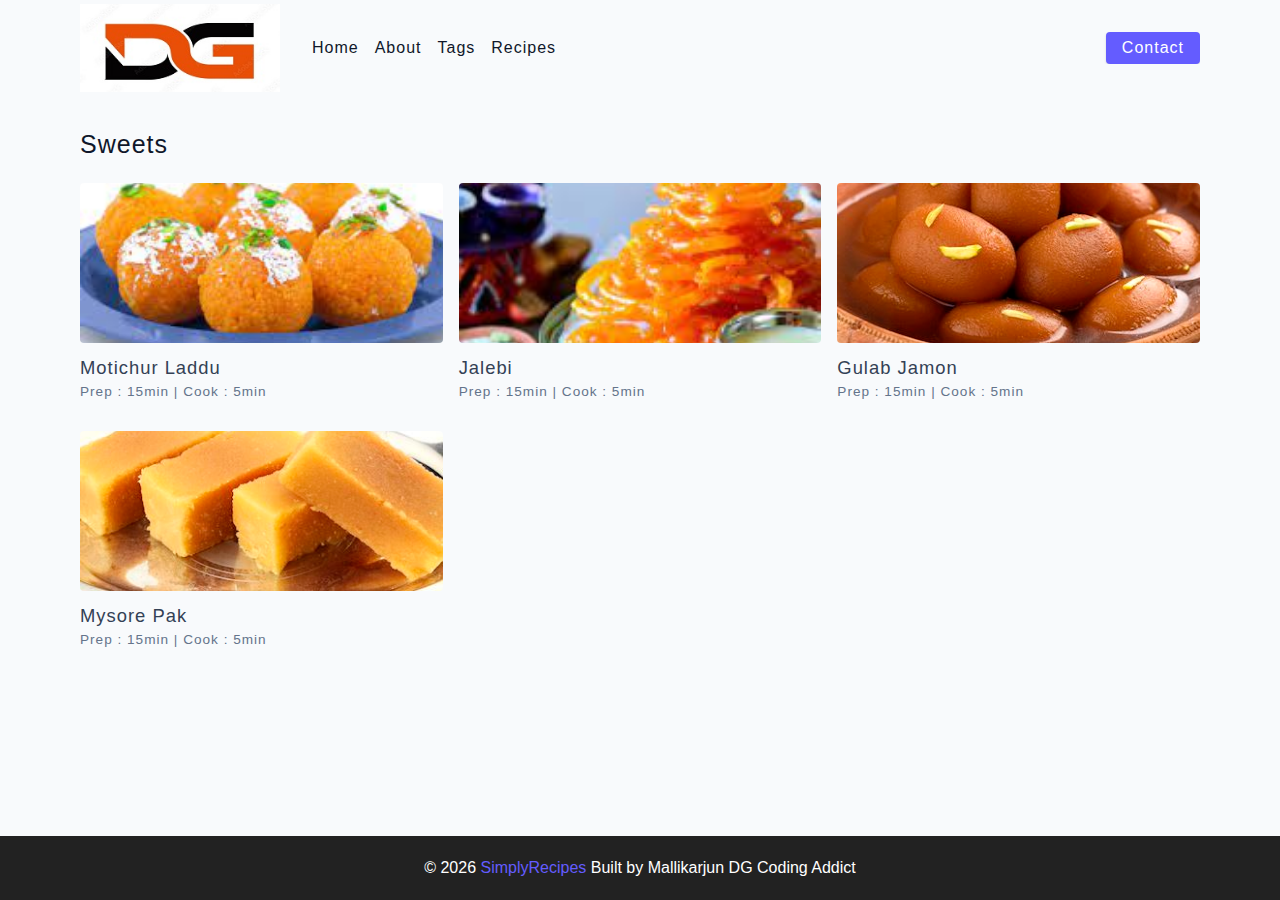
<file: sweets.html>
<!DOCTYPE html>
<html lang="en">
  <head>
    <meta charset="UTF-8" />
    <meta http-equiv="X-UA-Compatible" content="IE=edge" />
    <meta name="viewport" content="width=device-width, initial-scale=1.0" />
    <title>Recipe Template || Final</title>
    <!-- favicon -->
    <link rel="shortcut icon" href="./assets/favicon.ico" type="image/x-icon" />
    <!-- normalize -->
    <link rel="stylesheet" href="./css/normalize.css" />
    <!-- font-awesome -->
    <link
      rel="stylesheet"
      href="https://cdnjs.cloudflare.com/ajax/libs/font-awesome/5.14.0/css/all.min.css"
    />
    <!-- main css -->
    <link rel="stylesheet" href="./css/main.css" />
  </head>
  <body>
    <!-- nav  -->
    <nav class="navbar">
      <div class="nav-center">
        <div class="nav-header">
          <a href="index.html" class="nav-logo">
            <img src="./assets/logo.png" alt="simply recipes" />
          </a>
          <button class="nav-btn btn">
            <i class="fas fa-align-justify"></i>
          </button>
        </div>
        <div class="nav-links">
          <a href="index.html" class="nav-link"> home </a>
          <a href="about.html" class="nav-link"> about </a>
          <a href="tags.html" class="nav-link"> tags </a>
          <a href="recipes.html" class="nav-link"> recipes </a>

          <div class="nav-link contact-link">
            <a href="contact.html" class="btn"> contact </a>
          </div>
        </div>
      </div>
    </nav>
    <!-- end of nav -->
    <main class="page">
      <div class="featured-recipes">
        <h4>Sweets</h4>
          <!-- recipes list -->
        <div class="recipes-list">
          <!-- single recipe -->
          <a href="single-recipe.html" class="recipe">
            <img
              src="./assets/sweets1.jpeg"
              class="img recipe-img"
              alt=""
            />
            <h5>Motichur Laddu</h5>
            <p>Prep : 15min | Cook : 5min</p>
          </a>
          <!-- end of single recipe -->
          <!-- single recipe -->
          <a href="single-recipe.html" class="recipe">
            <img
              src="./assets/sweets2.jpeg"
              class="img recipe-img"
              alt=""
            />
            <h5>Jalebi</h5>
            <p>Prep : 15min | Cook : 5min</p>
          </a>
          <!-- end of single recipe -->
          <!-- single recipe -->
          <a href="single-recipe.html" class="recipe">
            <img
              src="./assets/sweets3.jpeg"
              class="img recipe-img"
              alt=""
            />
            <h5>Gulab Jamon</h5>
            <p>Prep : 15min | Cook : 5min</p>
          </a>
          <!-- end of single recipe -->
          <!-- single recipe -->
          <a href="single-recipe.html" class="recipe">
            <img
              src="./assets/sweets4.jpeg"
              class="img recipe-img"
              alt=""
            />
            <h5>Mysore Pak</h5>
            <p>Prep : 15min | Cook : 5min</p>
          </a>
          <!-- end of single recipe -->
        </div>
        <!-- end of recipe list -->
      </div>
          
    </main>
    <!-- footer -->
    <footer class="page-footer">
      <p>
        &copy; <span id="date"></span>
        <span class="footer-logo">SimplyRecipes</span> Built by
        Mallikarjun DG Coding Addict</a>
      </p>
    </footer>
    <script src="./js/app.js"></script>
  </body>
</html>
</file>
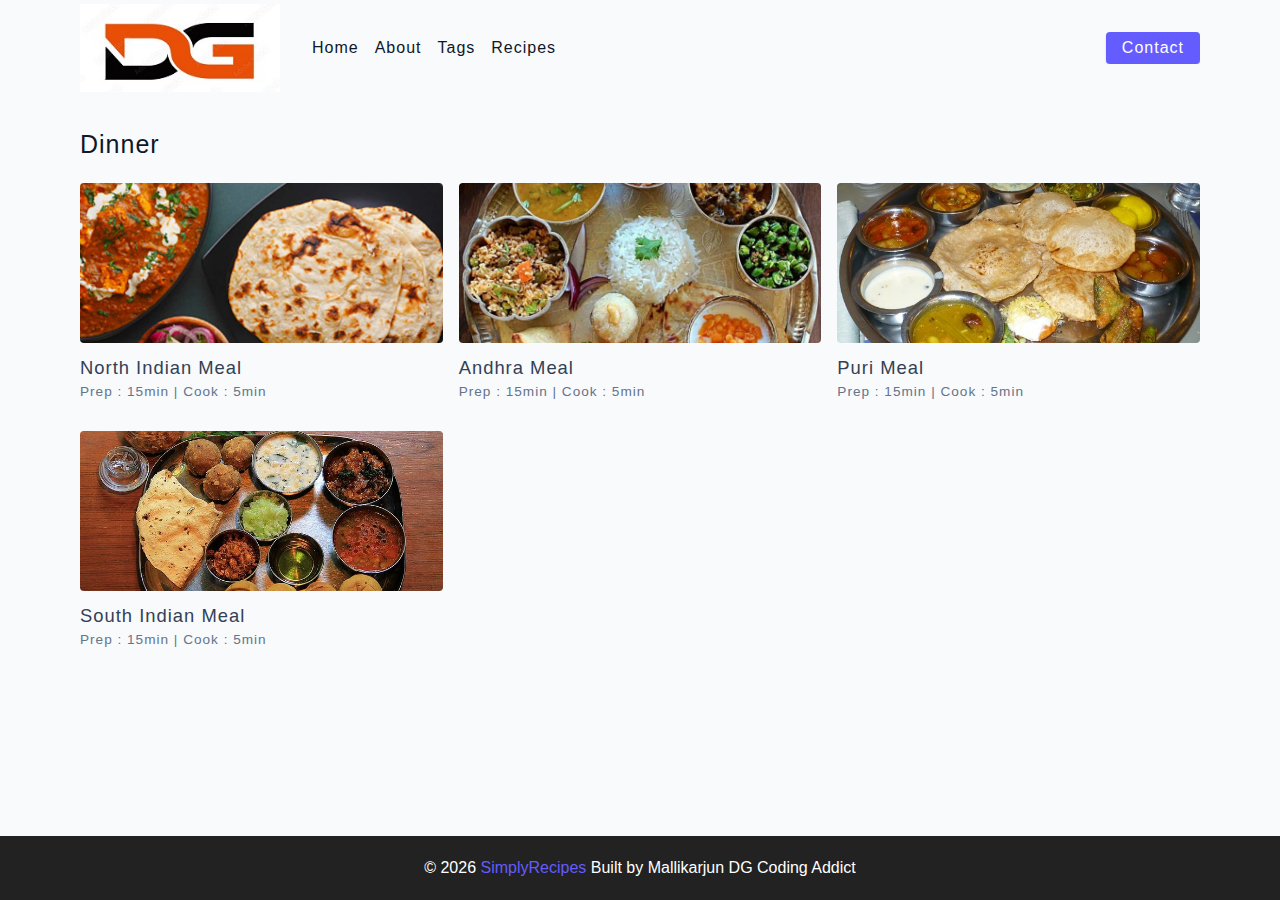
<file: tag-template.html>
<!DOCTYPE html>
<html lang="en">
  <head>
    <meta charset="UTF-8" />
    <meta http-equiv="X-UA-Compatible" content="IE=edge" />
    <meta name="viewport" content="width=device-width, initial-scale=1.0" />
    <title>Recipe Template || Final</title>
    <!-- favicon -->
    <link rel="shortcut icon" href="./assets/favicon.ico" type="image/x-icon" />
    <!-- normalize -->
    <link rel="stylesheet" href="./css/normalize.css" />
    <!-- font-awesome -->
    <link
      rel="stylesheet"
      href="https://cdnjs.cloudflare.com/ajax/libs/font-awesome/5.14.0/css/all.min.css"
    />
    <!-- main css -->
    <link rel="stylesheet" href="./css/main.css" />
  </head>
  <body>
    <!-- nav  -->
    <nav class="navbar">
      <div class="nav-center">
        <div class="nav-header">
          <a href="index.html" class="nav-logo">
            <img src="./assets/logo.png" alt="simply recipes" />
          </a>
          <button class="nav-btn btn">
            <i class="fas fa-align-justify"></i>
          </button>
        </div>
        <div class="nav-links">
          <a href="index.html" class="nav-link"> home </a>
          <a href="about.html" class="nav-link"> about </a>
          <a href="tags.html" class="nav-link"> tags </a>
          <a href="recipes.html" class="nav-link"> recipes </a>

          <div class="nav-link contact-link">
            <a href="contact.html" class="btn"> contact </a>
          </div>
        </div>
      </div>
    </nav>
    <!-- end of nav -->
    <main class="page">
      <div class="featured-recipes">
        <h4>Dinner</h4>
          <!-- recipes list -->
        <div class="recipes-list">
          <!-- single recipe -->
          <a href="single-recipe.html" class="recipe">
            <img
              src="./assets/dinner1.jpeg"
              class="img recipe-img"
              alt=""
            />
            <h5>North Indian Meal</h5>
            <p>Prep : 15min | Cook : 5min</p>
          </a>
          <!-- end of single recipe -->
          <!-- single recipe -->
          <a href="single-recipe.html" class="recipe">
            <img
              src="./assets/dinner2.jpeg"
              class="img recipe-img"
              alt=""
            />
            <h5>Andhra Meal</h5>
            <p>Prep : 15min | Cook : 5min</p>
          </a>
          <!-- end of single recipe -->
          <!-- single recipe -->
          <a href="single-recipe.html" class="recipe">
            <img
              src="./assets/dinner3.jpeg"
              class="img recipe-img"
              alt=""
            />
            <h5>Puri Meal</h5>
            <p>Prep : 15min | Cook : 5min</p>
          </a>
          <!-- end of single recipe -->
          <!-- single recipe -->
          <a href="single-recipe.html" class="recipe">
            <img
              src="./assets/dinner4.jpeg"
              class="img recipe-img"
              alt=""
            />
            <h5>South Indian Meal</h5>
            <p>Prep : 15min | Cook : 5min</p>
          </a>
          <!-- end of single recipe -->
        </div>
        <!-- end of recipe list -->
      </div>
          
    </main>
    <!-- footer -->
    <footer class="page-footer">
      <p>
        &copy; <span id="date"></span>
        <span class="footer-logo">SimplyRecipes</span> Built by
        Mallikarjun DG Coding Addict</a>
      </p>
    </footer>
    <script src="./js/app.js"></script>
  </body>
</html>
</file>
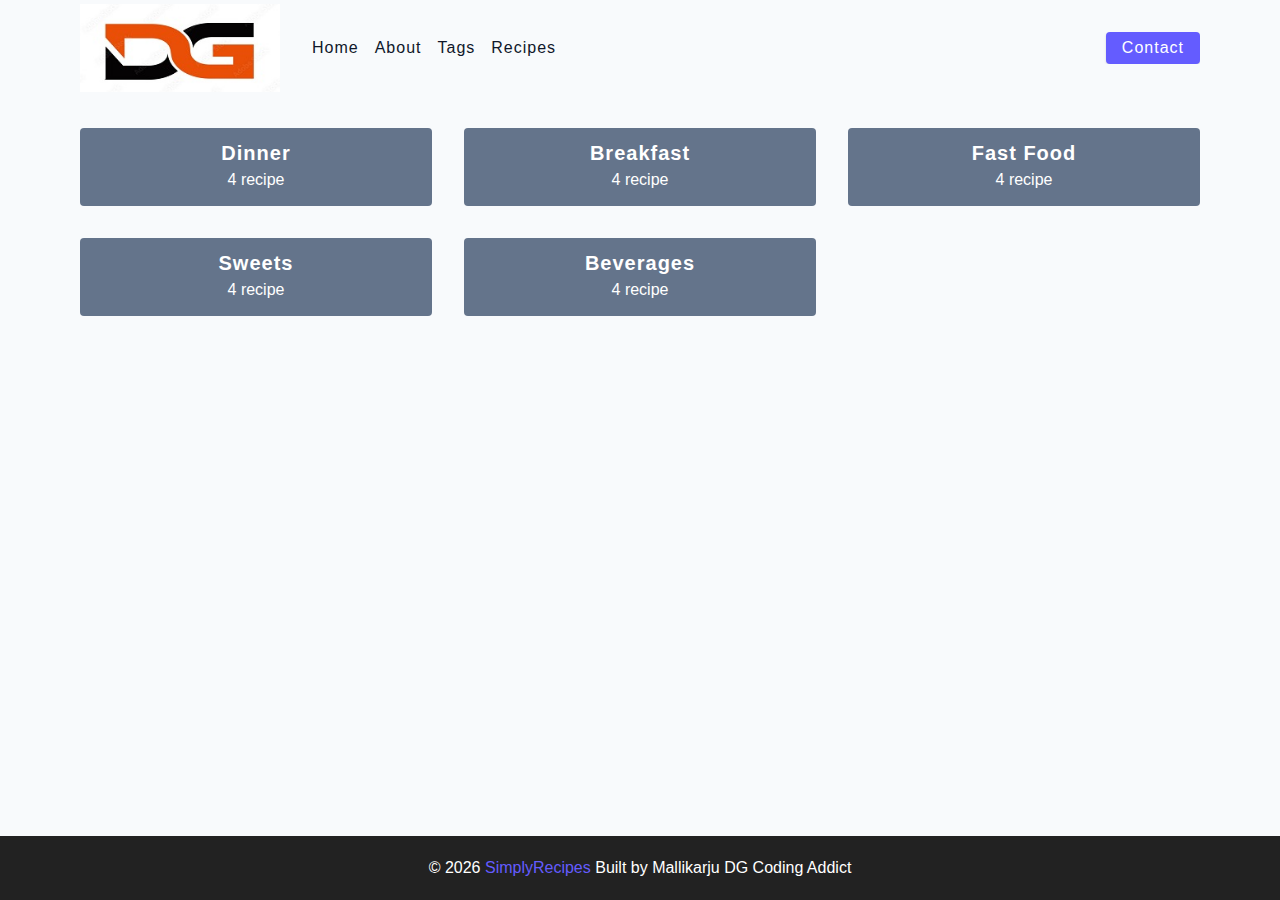
<file: tags.html>
<!DOCTYPE html>
<html lang="en">
  <head>
    <meta charset="UTF-8" />
    <meta http-equiv="X-UA-Compatible" content="IE=edge" />
    <meta name="viewport" content="width=device-width, initial-scale=1.0" />
    <title>Tags || Final</title>
    <!-- favicon -->
    <link rel="shortcut icon" href="./assets/favicon.ico" type="image/x-icon" />
    <!-- normalize -->
    <link rel="stylesheet" href="./css/normalize.css" />
    <!-- font-awesome -->
    <link
      rel="stylesheet"
      href="https://cdnjs.cloudflare.com/ajax/libs/font-awesome/5.14.0/css/all.min.css"
    />
    <!-- main css -->
    <link rel="stylesheet" href="./css/main.css" />
  </head>
  <body>
    <!-- nav  -->
    <nav class="navbar">
      <div class="nav-center">
        <div class="nav-header">
          <a href="index.html" class="nav-logo">
            <img src="./assets/logo.png" alt="simply recipes" />
          </a>
          <button class="nav-btn btn">
            <i class="fas fa-align-justify"></i>
          </button>
        </div>
        <div class="nav-links">
          <a href="index.html" class="nav-link"> home </a>
          <a href="about.html" class="nav-link"> about </a>
          <a href="tags.html" class="nav-link"> tags </a>
          <a href="recipes.html" class="nav-link"> recipes </a>

          <div class="nav-link contact-link">
            <a href="contact.html" class="btn"> contact </a>
          </div>
        </div>
      </div>
    </nav>
    <!-- end of nav -->
    <main class="page">
         <section class="tags-wrapper">
          <!-- single tag -->
              <a href="tag-template.html" class="tag">
                <h5>Dinner</h5>
                <p>4 recipe</p>
              </a>
            <!-- end of single tag -->
          <!-- single tag -->
              <a href="breakfast.html" class="tag">
                <h5>Breakfast</h5>
                <p>4 recipe</p>
              </a>
            <!-- end of single tag -->
          <!-- single tag -->
              <a href="fastfood.html" class="tag">
                <h5>Fast Food</h5>
                <p>4 recipe</p>
              </a>
            <!-- end of single tag -->
          <!-- single tag -->
              <a href="sweets.html" class="tag">
                <h5>Sweets</h5>
                <p>4 recipe</p>
              </a>
            <!-- end of single tag -->
          <!-- single tag -->
              <a href="beverages.html" class="tag">
                <h5>Beverages</h5>
                <p>4 recipe</p>
              </a>
            <!-- end of single tag -->
        </section>
    </main>
    <!-- footer -->
    <footer class="page-footer">
      <p>
        &copy; <span id="date"></span>
        <span class="footer-logo">SimplyRecipes</span> Built by
        Mallikarju DG Coding Addict</a>
      </p>
    </footer>
    <script src="./js/app.js"></script>
  </body>
</html>
</file>
<file: css/main.css>
*,
::after,
::before {
  box-sizing: border-box;
}
/* fonts */

@import url('https://fonts.googleapis.com/css2?family=Roboto:wght@400;500;600&family=Montserrat&display=swap');
html {
  font-size: 100%;
} /*16px*/

:root {
  /* colors */
  --primary-100: #e2e0ff;
  --primary-200: #c1beff;
  --primary-300: #a29dff;
  --primary-400: #837dff;
  --primary-500: #645cff;
  --primary-600: #504acc;
  --primary-700: #3c3799;
  --primary-800: #282566;
  --primary-900: #141233;

  /* grey */
  --grey-50: #f8fafc;
  --grey-100: #f1f5f9;
  --grey-200: #e2e8f0;
  --grey-300: #cbd5e1;
  --grey-400: #94a3b8;
  --grey-500: #64748b;
  --grey-600: #475569;
  --grey-700: #334155;
  --grey-800: #1e293b;
  --grey-900: #0f172a;
  /* rest of the colors */
  --black: #222;
  --white: #fff;
  --red-light: #f8d7da;
  --red-dark: #842029;
  --green-light: #d1e7dd;
  --green-dark: #0f5132;

  /* fonts  */
  --headingFont: 'Roboto', sans-serif;
  --bodyFont: 'Nunito', sans-serif;
  --smallText: 0.7em;
  /* rest of the vars */
  --backgroundColor: var(--grey-50);
  --textColor: var(--grey-900);
  --borderRadius: 0.25rem;
  --letterSpacing: 1px;
  --transition: 0.3s ease-in-out all;
  --max-width: 1120px;
  --fixed-width: 600px;

  /* box shadow*/
  --shadow-1: 0 1px 3px 0 rgba(0, 0, 0, 0.1), 0 1px 2px 0 rgba(0, 0, 0, 0.06);
  --shadow-2: 0 4px 6px -1px rgba(0, 0, 0, 0.1),
    0 2px 4px -1px rgba(0, 0, 0, 0.06);
  --shadow-3: 0 10px 15px -3px rgba(0, 0, 0, 0.1),
    0 4px 6px -2px rgba(0, 0, 0, 0.05);
  --shadow-4: 0 20px 25px -5px rgba(0, 0, 0, 0.1),
    0 10px 10px -5px rgba(0, 0, 0, 0.04);
}

body {
  background: var(--backgroundColor);
  font-family: var(--bodyFont);
  font-weight: 400;
  line-height: 1.75;
  color: var(--textColor);
}

p {
  margin-top: 0;
  margin-bottom: 1.5rem;
  max-width: 40em;
}

h1,
h2,
h3,
h4,
h5 {
  margin: 0;
  margin-bottom: 1.38rem;
  font-family: var(--headingFont);
  font-weight: 400;
  line-height: 1.3;
  text-transform: capitalize;
  letter-spacing: var(--letterSpacing);
}

h1 {
  margin-top: 0;
  font-size: 3.052rem;
}

h2 {
  font-size: 2.441rem;
}

h3 {
  font-size: 1.953rem;
}

h4 {
  font-size: 1.563rem;
}

h5 {
  font-size: 1.25rem;
}

small,
.text-small {
  font-size: var(--smallText);
}

a {
  text-decoration: none;
}
ul {
  list-style-type: none;
  padding: 0;
}

.img {
  width: 100%;
  display: block;
  object-fit: cover;
  border-radius: 15px;
}
/* buttons */

.btn {
  cursor: pointer;
  color: var(--white);
  background: var(--primary-500);
  border: transparent;
  border-radius: var(--borderRadius);
  letter-spacing: var(--letterSpacing);
  padding: 0.375rem 0.75rem;
  box-shadow: var(--shadow-1);
  transition: var(--transtion);
  text-transform: capitalize;
  display: inline-block;
}
.btn:hover {
  background: var(--primary-700);
  box-shadow: var(--shadow-3);
}
.btn-hipster {
  color: var(--primary-500);
  background: var(--primary-200);
}
.btn-hipster:hover {
  color: var(--primary-200);
  background: var(--primary-700);
}
.btn-block {
  width: 100%;
}

/* alerts */
.alert {
  padding: 0.375rem 0.75rem;
  margin-bottom: 1rem;
  border-color: transparent;
  border-radius: var(--borderRadius);
}

.alert-danger {
  color: var(--red-dark);
  background: var(--red-light);
}
.alert-success {
  color: var(--green-dark);
  background: var(--green-light);
}
/* form */

.form {
  width: 90vw;
  max-width: var(--fixed-width);
  background: var(--white);
  border-radius: var(--borderRadius);
  box-shadow: var(--shadow-2);
  padding: 2rem 2.5rem;
  margin: 3rem auto;
}
.form-label {
  display: block;
  font-size: var(--smallText);
  margin-bottom: 0.5rem;
  text-transform: capitalize;
  letter-spacing: var(--letterSpacing);
}
.form-input,
.form-textarea {
  width: 100%;
  padding: 0.375rem 0.75rem;
  border-radius: var(--borderRadius);
  background: var(--backgroundColor);
  border: 1px solid var(--grey-200);
}

.form-row {
  margin-bottom: 1rem;
}

.form-textarea {
  height: 7rem;
}
::placeholder {
  font-family: inherit;
  color: var(--grey-400);
}
.form-alert {
  color: var(--red-dark);
  letter-spacing: var(--letterSpacing);
  text-transform: capitalize;
}
/* alert */

@keyframes spinner {
  to {
    transform: rotate(360deg);
  }
}

.loading {
  width: 6rem;
  height: 6rem;
  border: 5px solid var(--grey-400);
  border-radius: 50%;
  border-top-color: var(--primary-500);
  animation: spinner 0.6s linear infinite;
}
.loading {
  margin: 0 auto;
}
/* title */

.title {
  text-align: center;
}

.title-underline {
  background: var(--primary-500);
  width: 7rem;
  height: 0.25rem;
  margin: 0 auto;
  margin-top: -1rem;
}

/*
=============== 
Navbar
===============
*/

.navbar {
  display: flex;
  align-items: center;
  justify-content: center;
}
.nav-center {
  width: 90vw;
  max-width: var(--max-width);
}
.nav-header {
  height: 6rem;
  display: flex;
  justify-content: space-between;
  align-items: center;
}
.nav-header img {
  width: 200px;
}
.nav-logo {
  display: flex;
  align-items: flex-end;
}

.nav-btn {
  padding: 0.15rem 0.75rem;
}
.nav-btn i {
  font-size: 1.25rem;
}
.nav-links {
  height: 0;
  overflow: hidden;
  display: flex;
  flex-direction: column;
  transition: var(--transition);
}
.show-links {
  height: 23.9375rem;
}

.nav-link {
  display: block;
  text-align: center;
  font-size: 1.25rem;
  text-transform: capitalize;
  color: var(--grey-900);
  letter-spacing: var(--letterSpacing);
  padding: 1rem 0;
  border-top: 1px solid var(--grey-500);
  transition: var(--transition);
}
.nav-link:hover {
  color: var(--primary-500);
}

.contact-link a {
  padding: 0.15rem 1rem;
}

@media screen and (min-width: 992px) {
  .navbar {
    height: 6rem;
  }
  .nav-center {
    display: flex;
    align-items: center;
  }
  .nav-header {
    padding: 0;
    margin-right: 2rem;
    height: auto;
  }

  .nav-btn {
    display: none;
  }
  .nav-links {
    height: auto !important;
    flex-direction: row;
    align-items: center;
    width: 100%;
  }
  .nav-link {
    padding: 0;
    border-top: none;
    margin-right: 1rem;
    font-size: 1rem;
  }
  .contact-link {
    margin-right: 0;
    margin-left: auto;
  }
}
/*
=============== 
Page
===============
*/

.page {
  width: 90vw;
  max-width: var(--max-width);
  margin: 0 auto;
}
.page {
  padding-top: 2rem;
  min-height: calc(100vh - (6rem + 4rem));
}
/*
=============== 
Footer
===============
*/

.page-footer {
  text-align: center;
  height: 4rem;
  display: flex;
  align-items: center;
  justify-content: center;
  background: var(--black);
  color: var(--white);
}
.page-footer h5 {
  margin-top: 0;
  margin-bottom: 0;
}
.page-footer p {
  margin-bottom: 0;
}
.page-footer .footer-logo,
.page-footer a {
  color: var(--primary-500);
}
/*
=============== 
Hero
===============
*/

.hero {
  height: 40vh;
  position: relative;
  margin-bottom: 2rem;
  background: url('../assets/background.jpeg') center/cover no-repeat;
  border-radius: var(--borderRadius);
}
.hero-container {
  position: absolute;
  top: 0;
  left: 0;
  width: 100%;
  height: 100%;
  display: flex;
  align-items: center;
  justify-content: center;
  background: rgba(0, 0, 0, 0.4);
  border-radius: var(--borderRadius);
}
.hero-text {
  color: var(--white);
  text-align: center;
}

@media only screen and (min-width: 768px) {
  .hero-text h1 {
    font-size: 4rem;
    margin-bottom: 0;
  }
}

/*
=============== 
Recipes 
===============
*/

.recipes-container {
  display: grid;
  gap: 2rem 1rem;
}

.recipes-list {
  display: grid;
  gap: 2rem 1rem;
  padding-bottom: 3rem;
}
.tags-container {
  order: 1;
  display: flex;
  flex-direction: column;
  padding-bottom: 3rem;
  /* background: blue; */
}
.tags-container h4 {
  margin-bottom: 0.5rem;
  font-weight: 500;
}
.tags-list {
  display: grid;
  grid-template-columns: 1fr 1fr 1fr;
}
.tags-list a {
  text-transform: capitalize;
  display: block;
  color: var(--grey-500);
  transition: var(--transition);
}
.tags-list a:hover {
  color: var(--primary-500);
}
.recipe {
  display: block;
}
.recipe-img {
  height: 15rem;
  border-radius: var(--borderRadius);
  margin-bottom: 1rem;
}
.recipe h5 {
  margin-bottom: 0;
  margin-top: 0.25rem;
  line-height: 1;
  color: var(--grey-700);
}
.recipe p {
  margin-bottom: 0;
  line-height: 1;
  color: var(--grey-500);
  margin-top: 0.5rem;
  letter-spacing: var(--letterSpacing);
}
@media screen and (min-width: 576px) {
  .recipes-list {
    grid-template-columns: 1fr 1fr;
  }
  .recipe-img {
    height: 10rem;
  }
}

@media screen and (min-width: 992px) {
  .recipes-container {
    grid-template-columns: 200px 1fr;
    gap: 1rem;
  }
  .recipes-list {
    grid-template-columns: 1fr 1fr;
  }

  .recipe p {
    font-size: 0.85rem;
  }
  .tags-container {
    order: 0;
    /* background: blue; */
  }
  .tags-list {
    display: grid;
    grid-template-columns: 1fr;
  }
}

@media screen and (min-width: 1200px) {
  .recipe h5 {
    font-size: 1.15rem;
  }
  .recipes-list {
    grid-template-columns: 1fr 1fr 1fr;
  }
}
/*
=============== 
Error
===============
*/
.error-page {
  text-align: center;
  padding-top: 5rem;
}
.error-page h1 {
  font-size: 9rem;
}
/*
=============== 
About Page
===============
*/

.about-page h2 {
  text-transform: none;
  font-weight: bold;
}
.about-page {
  display: grid;
  gap: 2rem 4rem;
  padding-bottom: 3rem;
}
.about-img {
  border-radius: var(--borderRadius);
  height: 300px;
}

@media screen and (min-width: 992px) {
  .about-page {
    grid-template-columns: 1fr 1fr;
    grid-template-rows: 400px;
    align-items: center;
  }
  .about-img {
    height: 100%;
  }
}

.featured-title {
  text-align: center;
}
/*
=============== 
Contact Page
===============
*/
.contact-form {
  width: 100%;
  margin: 0;
}
.contact-container {
  display: grid;
  gap: 2rem 3rem;
  padding-bottom: 3rem;
}
@media screen and (min-width: 992px) {
  .contact-container {
    grid-template-columns: 1fr 450px;
    align-items: center;
  }
}

/*
=============== 
Tags Page
===============
*/

.tags-wrapper {
  display: grid;
  gap: 2rem;
  padding-bottom: 3rem;
}
.tag {
  background: var(--grey-500);
  border-radius: var(--borderRadius);
  text-align: center;
  color: var(--white);
  transition: var(--transition);
  padding: 0.75rem 0;
}
.tag:hover {
  background: var(--primary-500);
}
.tag h5,
.tag p {
  margin-bottom: 0;
}
.tag h5 {
  font-weight: 600;
}
@media screen and (min-width: 576px) {
  .tags-wrapper {
    grid-template-columns: 1fr 1fr;
  }
}
@media screen and (min-width: 992px) {
  .tags-wrapper {
    grid-template-columns: 1fr 1fr 1fr;
  }
}

/*
=============== 
Recipe Template
===============
*/

.recipe-hero {
  display: grid;
  gap: 3rem;
}

.recipe-hero-img {
  height: 300px;
  border-radius: var(--borderRadius);
}
.recipe-info p {
  color: var(--grey-600);
}
.recipe-icons {
  display: grid;
  grid-template-columns: repeat(3, 1fr);
  gap: 1rem;
  margin: 2rem 0;
  text-align: center;
}
.recipe-icons i {
  font-size: 1.5rem;
  color: var(--primary-500);
}
.recipe-icons h5,
.recipe-icons p {
  margin-bottom: 0;
  font-size: 0.85em;
}

.recipe-icons p {
  color: var(--grey-600);
}
.recipe-tags {
  display: flex;
  align-items: center;
  flex-wrap: wrap;
  font-size: 0.7em;
  font-weight: 600;
}
.recipe-tags a {
  background: var(--primary-500);
  border-radius: var(--borderRadius);
  color: var(--white);
  padding: 0.05rem 0.5rem;
  margin: 0 0.25rem;
  text-transform: capitalize;
}
@media screen and (min-width: 992px) {
  .recipe-hero {
    grid-template-columns: 4fr 5fr;
    align-items: center;
  }
}
.recipe-content {
  padding: 3rem 0;
  display: grid;
  gap: 2rem 5rem;
}
@media screen and (min-width: 992px) {
  .recipe-content {
    grid-template-columns: 2fr 1fr;
  }
}
.single-instruction header {
  display: grid;
  grid-template-columns: auto 1fr;
  gap: 1.5rem;
  align-items: center;
}
.single-instruction header p {
  text-transform: uppercase;
  font-weight: 600;
  color: var(--primary-500);
  margin-bottom: 0;
}
.single-instruction > p {
  color: var(--grey-700);
}

.single-instruction header div {
  height: 2px;
  background: var(--grey-300);
}

.second-column {
  display: grid;
  row-gap: 2rem;
}

.single-ingredient {
  border-bottom: 2px solid var(--grey-300);
  padding-bottom: 0.75rem;
  color: var(--grey-700);
}
.single-tool {
  border-bottom: 2px solid var(--grey-300);
  padding-bottom: 0.75rem;
  color: var(--primary-500);
  text-transform: capitalize;
}
</file>
